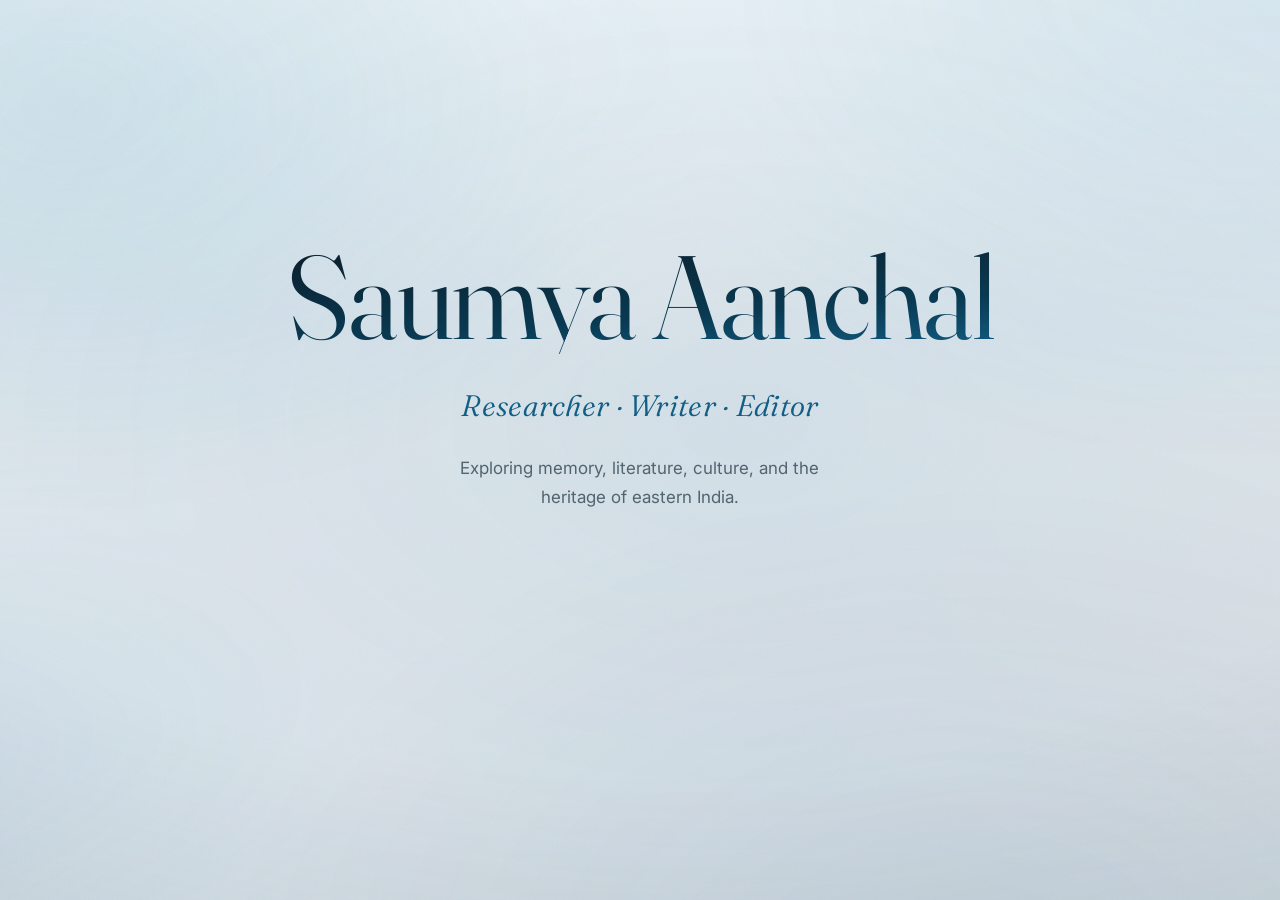
<file: index.html>
<!DOCTYPE html>
<html lang="en">
<head>
<meta charset="UTF-8">
<meta name="viewport" content="width=device-width, initial-scale=1.0">
<title>Saumya Aanchal</title>
<link rel="preconnect" href="https://fonts.googleapis.com">
<link rel="preconnect" href="https://fonts.gstatic.com" crossorigin>
<link href="https://fonts.googleapis.com/css2?family=Fraunces:ital,opsz,wght@0,9..144,300..600;1,9..144,300..500&family=Inter:wght@300;400;500;600&display=swap" rel="stylesheet">
<script>
(function(){
  var d=document.documentElement;
  d.classList.add("js");
  var reduce = matchMedia("(prefers-reduced-motion: reduce)").matches;
  if(!reduce){
    d.classList.add("home-intro");
    var done=false, evs=["wheel","touchstart","scroll","pointerdown","keydown"];
    function reveal(){ if(done) return; done=true; d.classList.add("revealed");
      evs.forEach(function(ev){ window.removeEventListener(ev, reveal); }); }
    evs.forEach(function(ev){ window.addEventListener(ev, reveal, {passive:true}); });
    setTimeout(reveal, 6000); /* safety: never stay hidden */
  }
  addEventListener("load",function(){ setTimeout(function(){ if(!window.__rev){ document.querySelectorAll(".reveal").forEach(function(e){e.classList.add("in");}); } },1600); });
})();
</script>
<link rel="stylesheet" href="styles.css">
</head>
<body>
<div class="tide" aria-hidden="true"></div>
<div class="grain" aria-hidden="true"></div>

<header class="nav">
    <a class="brand" href="index.html">Saumya Aanchal</a>
    <button class="nav-toggle" aria-label="Menu" aria-expanded="false"><span></span><span></span><span></span></button>
    <nav class="nav-links">
        <a href="index.html" class="active">Home</a>
        <a href="about.html">About</a>
        <a href="publications.html">Publications</a>
        <a href="blog.html">Blog</a>
        <a href="art.html">Art</a>
    </nav>
</header>

<main class="hero">
    <div class="hero-in">
        <h1 class="reveal in">Saumya Aanchal</h1>
        <p class="roles reveal in d1">Researcher &middot; Writer &middot; Editor</p>
        <p class="tagline reveal in d2">Exploring memory, literature, culture, and the heritage of eastern India.</p>
        <div class="contact-home reveal in d3">
            <svg class="riverline center" viewBox="0 0 360 16" preserveAspectRatio="none" aria-hidden="true"><path d="M0,8 C40,2 64,14 104,8 S168,2 208,8 S300,14 360,8" fill="none" stroke="currentColor" stroke-width="1.4" vector-effect="non-scaling-stroke"/></svg>
            <a class="cv-download" href="Saumya-Aanchal-CV.pdf" download>
                <svg viewBox="0 0 24 24" fill="none" stroke="currentColor" stroke-width="1.8" stroke-linecap="round" stroke-linejoin="round" aria-hidden="true"><path d="M12 3v12"/><path d="M7 11l5 5 5-5"/><path d="M5 20h14"/></svg>
                Download CV
            </a>
            <p class="c-label">Get in Touch</p>
            <div class="social">
                <a href="https://www.linkedin.com/in/saumya-aanchal-7b79551a4/" target="_blank" rel="noopener" aria-label="LinkedIn">
                    <svg viewBox="0 0 24 24" fill="currentColor" aria-hidden="true"><path d="M4.98 3.5A2.5 2.5 0 1 1 0 3.5a2.5 2.5 0 0 1 4.98 0zM.25 8.25h4.5V24H.25zM8 8.25h4.31v2.15h.06c.6-1.07 2.06-2.2 4.24-2.2 4.53 0 5.37 2.78 5.37 6.4V24h-4.5v-6.5c0-1.55-.03-3.54-2.16-3.54-2.16 0-2.49 1.69-2.49 3.43V24H8z"/></svg>
                </a>
                <a href="https://saumyaaanchal.substack.com" target="_blank" rel="noopener" aria-label="Substack">
                    <svg viewBox="0 0 24 24" fill="currentColor" aria-hidden="true"><path d="M4 4h16v2.6H4zM4 9.1h16v2.6H4zM4 14.2h16V21l-8-4.4L4 21z"/></svg>
                </a>
                <a href="mailto:saumyaaanchal7@gmail.com" aria-label="Email">
                    <svg viewBox="0 0 24 24" fill="none" stroke="currentColor" stroke-width="1.7" stroke-linecap="round" stroke-linejoin="round" aria-hidden="true"><rect x="3" y="5" width="18" height="14" rx="2.5"/><path d="M3.5 7.5l8.5 5.5 8.5-5.5"/></svg>
                </a>
            </div>
        </div>
    </div>
</main>

<script src="main.js" defer></script>
</body>
</html>
</file>
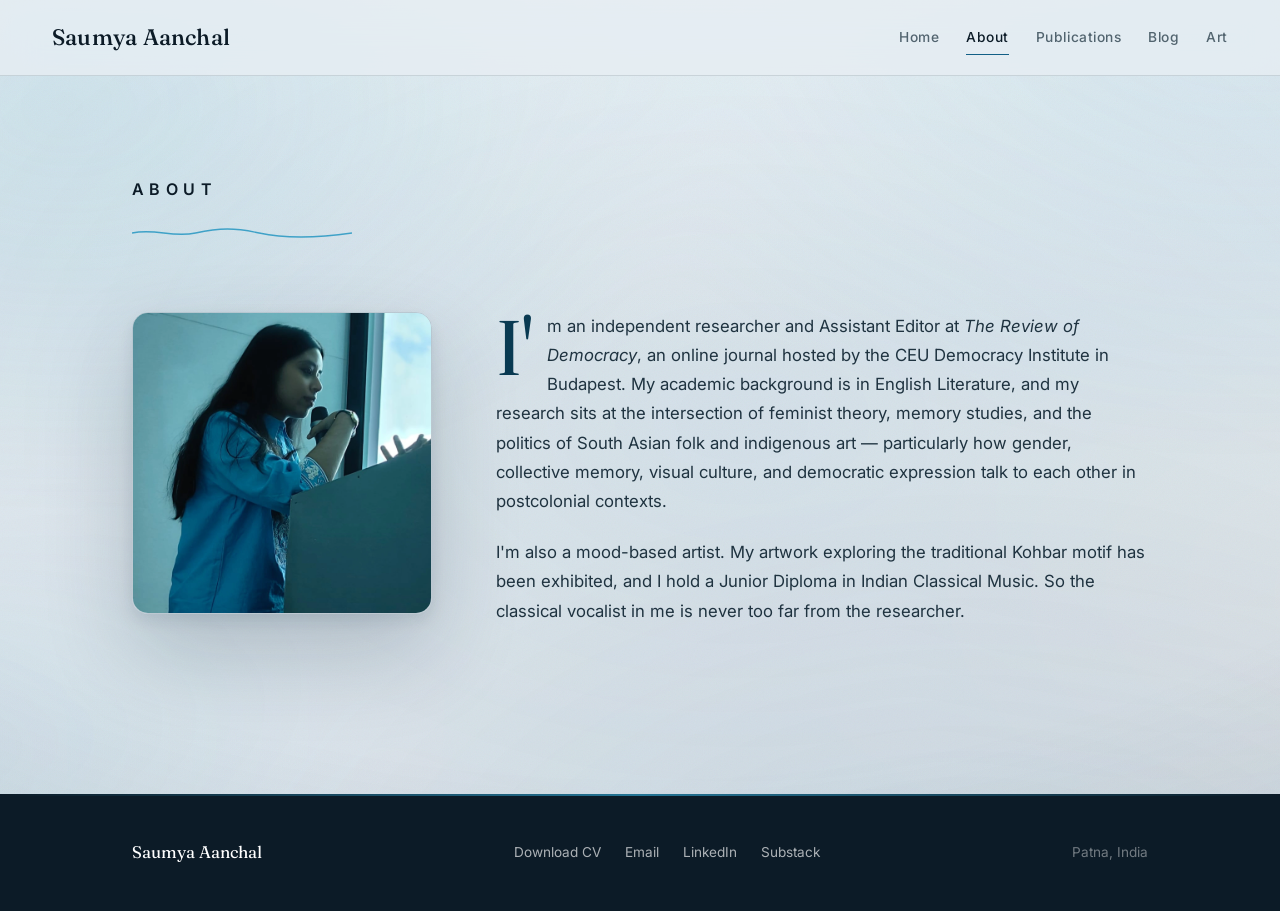
<file: about.html>
<!DOCTYPE html>
<html lang="en">
<head>
<meta charset="UTF-8">
<meta name="viewport" content="width=device-width, initial-scale=1.0">
<title>About — Saumya Aanchal</title>
<link rel="preconnect" href="https://fonts.googleapis.com">
<link rel="preconnect" href="https://fonts.gstatic.com" crossorigin>
<link href="https://fonts.googleapis.com/css2?family=Fraunces:ital,opsz,wght@0,9..144,300..600;1,9..144,300..500&family=Inter:wght@300;400;500;600&display=swap" rel="stylesheet">
<script>document.documentElement.classList.add("js");addEventListener("load",function(){setTimeout(function(){if(!window.__rev){document.querySelectorAll(".reveal").forEach(function(e){e.classList.add("in");});}},1600);});</script>
<link rel="stylesheet" href="styles.css">
</head>
<body>
<div class="tide" aria-hidden="true"></div>
<div class="grain" aria-hidden="true"></div>

<header class="nav">
    <a class="brand" href="index.html">Saumya Aanchal</a>
    <button class="nav-toggle" aria-label="Menu" aria-expanded="false"><span></span><span></span><span></span></button>
    <nav class="nav-links">
        <a href="index.html">Home</a>
        <a href="about.html" class="active">About</a>
        <a href="publications.html">Publications</a>
        <a href="blog.html">Blog</a>
        <a href="art.html">Art</a>
        
    </nav>
</header>

<main class="page">
    <div class="page-head minimal reveal">
        <p class="eyebrow">About</p>
        <svg class="riverline" viewBox="0 0 360 16" preserveAspectRatio="none" aria-hidden="true"><path d="M0,8 C40,2 64,14 104,8 S168,2 208,8 S300,14 360,8" fill="none" stroke="currentColor" stroke-width="1.4" vector-effect="non-scaling-stroke"/></svg>
    </div>

    <div class="about-grid">
        <div class="portrait reveal">
            <img class="portrait-img" src="images/portrait.jpg" alt="Saumya Aanchal">
        </div>

        <div class="about-body reveal d1">
            <p>I'm an independent researcher and Assistant Editor at <em>The Review of Democracy</em>, an online journal hosted by the CEU Democracy Institute in Budapest. My academic background is in English Literature, and my research sits at the intersection of feminist theory, memory studies, and the politics of South Asian folk and indigenous art &mdash; particularly how gender, collective memory, visual culture, and democratic expression talk to each other in postcolonial contexts.</p>

            <p>I'm also a mood-based artist. My artwork exploring the traditional Kohbar motif has been exhibited, and I hold a Junior Diploma in Indian Classical Music. So the classical vocalist in me is never too far from the researcher.</p>
        </div>
    </div>
</main>

<footer class="foot">
    <div class="foot-in">
        <span class="display-name">Saumya Aanchal</span>
        <span class="foot-links">
            <a href="Saumya-Aanchal-CV.pdf" download>Download CV</a>
            <a href="mailto:saumyaaanchal7@gmail.com">Email</a>
            <a href="https://www.linkedin.com/in/saumya-aanchal-7b79551a4/" target="_blank" rel="noopener">LinkedIn</a>
            <a href="https://saumyaaanchal.substack.com" target="_blank" rel="noopener">Substack</a>
        </span>
        <span class="foot-note">Patna, India</span>
    </div>
</footer>

<script src="main.js" defer></script>
</body>
</html>
</file>
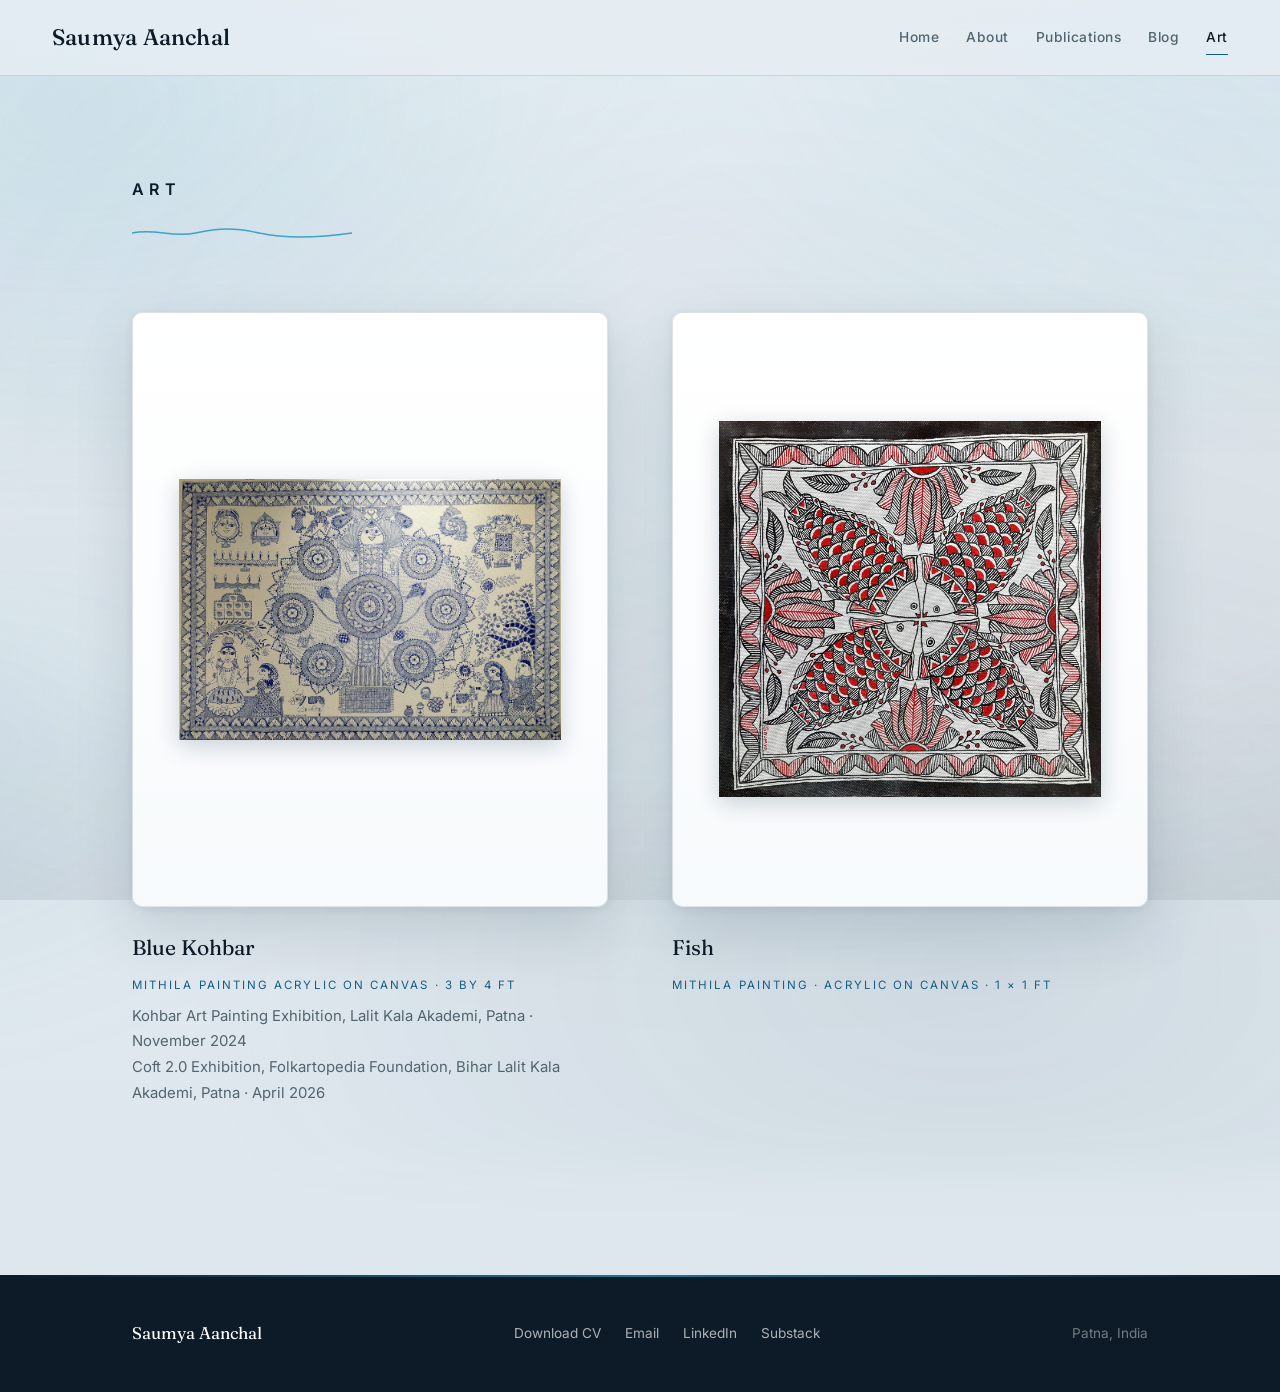
<file: art.html>
<!DOCTYPE html>
<html lang="en">
<head>
<meta charset="UTF-8">
<meta name="viewport" content="width=device-width, initial-scale=1.0">
<title>Art — Saumya Aanchal</title>
<link rel="preconnect" href="https://fonts.googleapis.com">
<link rel="preconnect" href="https://fonts.gstatic.com" crossorigin>
<link href="https://fonts.googleapis.com/css2?family=Fraunces:ital,opsz,wght@0,9..144,300..600;1,9..144,300..500&family=Inter:wght@300;400;500;600&display=swap" rel="stylesheet">
<script>document.documentElement.classList.add("js");addEventListener("load",function(){setTimeout(function(){if(!window.__rev){document.querySelectorAll(".reveal").forEach(function(e){e.classList.add("in");});}},1600);});</script>
<link rel="stylesheet" href="styles.css">
</head>
<body>
<div class="tide" aria-hidden="true"></div>
<div class="grain" aria-hidden="true"></div>

<header class="nav">
    <a class="brand" href="index.html">Saumya Aanchal</a>
    <button class="nav-toggle" aria-label="Menu" aria-expanded="false"><span></span><span></span><span></span></button>
    <nav class="nav-links">
        <a href="index.html">Home</a>
        <a href="about.html">About</a>
        <a href="publications.html">Publications</a>
        <a href="blog.html">Blog</a>
        <a href="art.html" class="active">Art</a>
        
    </nav>
</header>

<main class="page">
    <div class="page-head minimal reveal">
        <p class="eyebrow">Art</p>
        <svg class="riverline" viewBox="0 0 360 16" preserveAspectRatio="none" aria-hidden="true"><path d="M0,8 C40,2 64,14 104,8 S168,2 208,8 S300,14 360,8" fill="none" stroke="currentColor" stroke-width="1.4" vector-effect="non-scaling-stroke"/></svg>
    </div>

    <div class="art-grid">
        <figure class="art-piece reveal">
            <div class="art-frame">
                <img class="art-ph" src="images/art-kohbar-01.jpg" alt="Blue Kohbar — Mithila painting">
            </div>
            <figcaption>
                <h3>Blue Kohbar</h3>
                <p class="spec">Mithila Painting Acrylic on Canvas · 3 by 4 ft</p>
                <p class="exhib">
                    Kohbar Art Painting Exhibition, Lalit Kala Akademi, Patna · November 2024<br>
                    Coft 2.0 Exhibition, Folkartopedia Foundation, Bihar Lalit Kala Akademi, Patna · April 2026
                </p>
            </figcaption>
        </figure>

        <figure class="art-piece reveal d1">
            <div class="art-frame">
                <img class="art-ph" src="images/art-kohbar-02.jpg" alt="Fish — Mithila painting">
            </div>
            <figcaption>
                <h3>Fish</h3>
                <p class="spec">Mithila Painting &middot; Acrylic on Canvas &middot; 1 &times; 1 ft</p>
            </figcaption>
        </figure>
    </div>
</main>

<footer class="foot">
    <div class="foot-in">
        <span class="display-name">Saumya Aanchal</span>
        <span class="foot-links">
            <a href="Saumya-Aanchal-CV.pdf" download>Download CV</a>
            <a href="mailto:saumyaaanchal7@gmail.com">Email</a>
            <a href="https://www.linkedin.com/in/saumya-aanchal-7b79551a4/" target="_blank" rel="noopener">LinkedIn</a>
            <a href="https://saumyaaanchal.substack.com" target="_blank" rel="noopener">Substack</a>
        </span>
        <span class="foot-note">Patna, India</span>
    </div>
</footer>

<script src="main.js" defer></script>
</body>
</html>
</file>
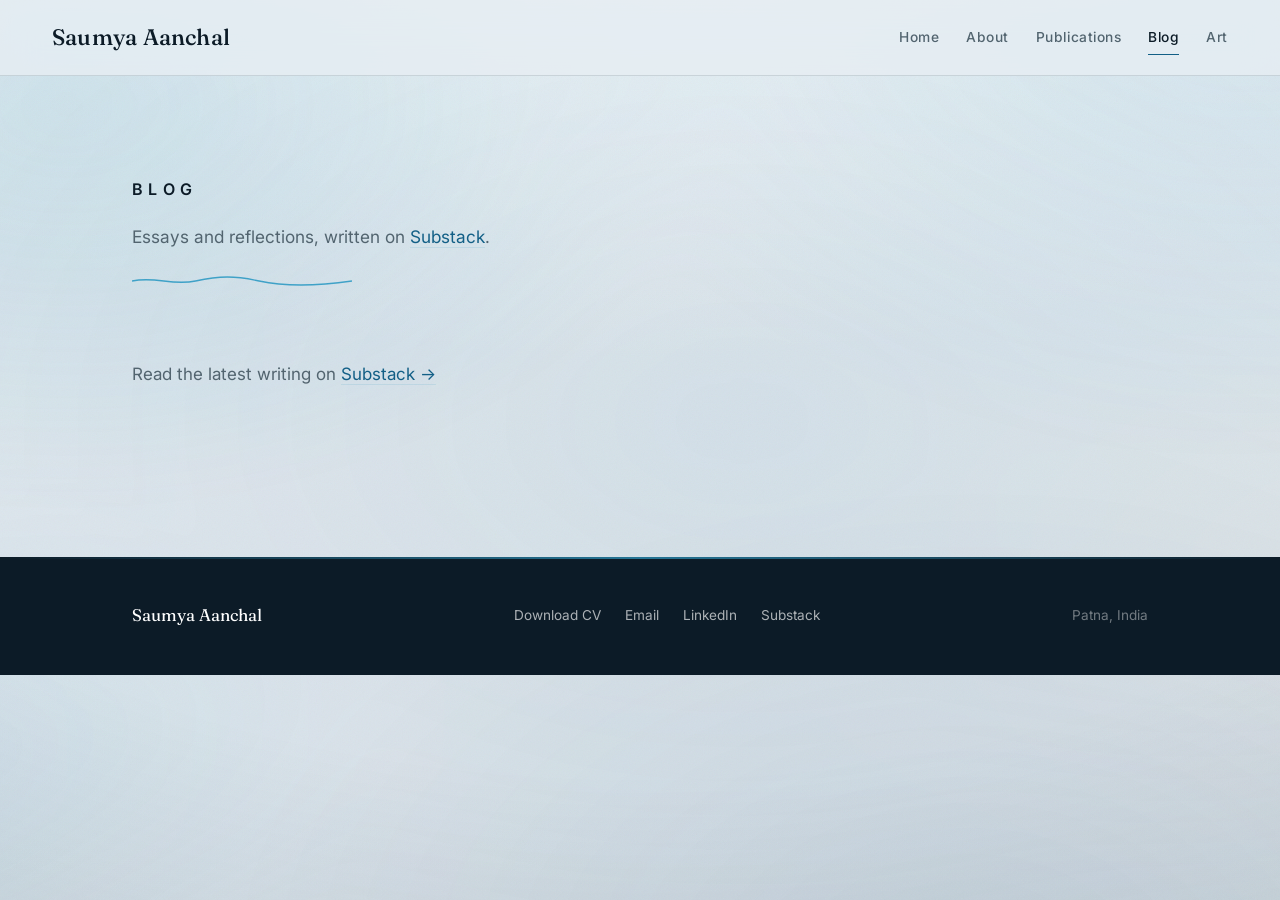
<file: blog.html>
<!DOCTYPE html>
<html lang="en">
<head>
<meta charset="UTF-8">
<meta name="viewport" content="width=device-width, initial-scale=1.0">
<title>Blog — Saumya Aanchal</title>
<meta name="description" content="Essays and reflections by Saumya Aanchal, written on Substack.">
<link rel="canonical" href="https://www.saumyaaanchal.com/blog.html">
<meta name="theme-color" content="#14110f">
<link rel="icon" href="favicon.svg" type="image/svg+xml">
<link rel="icon" href="favicon-32.png" sizes="32x32" type="image/png">
<link rel="apple-touch-icon" href="apple-touch-icon.png">
<meta property="og:type" content="website">
<meta property="og:site_name" content="Saumya Aanchal">
<meta property="og:title" content="Blog — Saumya Aanchal">
<meta property="og:description" content="Essays and reflections by Saumya Aanchal, written on Substack.">
<meta property="og:url" content="https://www.saumyaaanchal.com/blog.html">
<meta property="og:image" content="https://www.saumyaaanchal.com/images/portrait.jpg">
<meta name="twitter:card" content="summary_large_image">
<meta name="twitter:title" content="Blog — Saumya Aanchal">
<meta name="twitter:description" content="Essays and reflections by Saumya Aanchal, written on Substack.">
<meta name="twitter:image" content="https://www.saumyaaanchal.com/images/portrait.jpg">
<link rel="preconnect" href="https://fonts.googleapis.com">
<link rel="preconnect" href="https://fonts.gstatic.com" crossorigin>
<link href="https://fonts.googleapis.com/css2?family=Fraunces:ital,opsz,wght@0,9..144,300..600;1,9..144,300..500&family=Inter:wght@300;400;500;600&display=swap" rel="stylesheet">
<script>document.documentElement.classList.add("js");addEventListener("load",function(){setTimeout(function(){if(!window.__rev){document.querySelectorAll(".reveal").forEach(function(e){e.classList.add("in");});}},1600);});</script>
<link rel="stylesheet" href="styles.css">
</head>
<body>
<div class="ambient" aria-hidden="true"></div>
<div class="tide" aria-hidden="true"></div>
<div class="grain" aria-hidden="true"></div>

<header class="nav">
    <a class="brand" href="index.html">Saumya Aanchal</a>
    <button class="nav-toggle" aria-label="Menu" aria-expanded="false"><span></span><span></span><span></span></button>
    <nav class="nav-links">
        <a href="index.html">Home</a>
        <a href="about.html">About</a>
        <a href="publications.html">Publications</a>
        <a href="blog.html" class="active">Blog</a>
        <a href="art.html">Art</a>
        
    </nav>
</header>

<main class="page">
    <div class="page-head minimal reveal">
        <p class="eyebrow">Blog</p>
        <p class="lead">Essays and reflections, written on <a href="https://saumyaaanchal.substack.com" target="_blank" rel="noopener">Substack</a>.</p>
        <div class="hero-rule"></div>
        <svg class="riverline" viewBox="0 0 360 16" preserveAspectRatio="none" aria-hidden="true"><path d="M0,8 C40,2 64,14 104,8 S168,2 208,8 S300,14 360,8" fill="none" stroke="currentColor" stroke-width="1.4" vector-effect="non-scaling-stroke"/></svg>
    </div>

    <div id="substack-posts" class="blog-list reveal">
        <p class="blog-empty">Read the latest writing on <a href="https://saumyaaanchal.substack.com" target="_blank" rel="noopener">Substack &rarr;</a></p>
    </div>

</main>

<footer class="foot">
    <div class="foot-in">
        <span class="display-name">Saumya Aanchal</span>
        <span class="foot-links">
            <a href="Saumya-Aanchal-CV.pdf" download>Download CV</a>
            <a href="mailto:saumyaaanchal7@gmail.com">Email</a>
            <a href="https://www.linkedin.com/in/saumya-aanchal-7b79551a4/" target="_blank" rel="noopener">LinkedIn</a>
            <a href="https://saumyaaanchal.substack.com" target="_blank" rel="noopener">Substack</a>
        </span>
        <span class="foot-note">Patna, India</span>
    </div>
</footer>

<script src="main.js" defer></script>
</body>
</html>
</file>
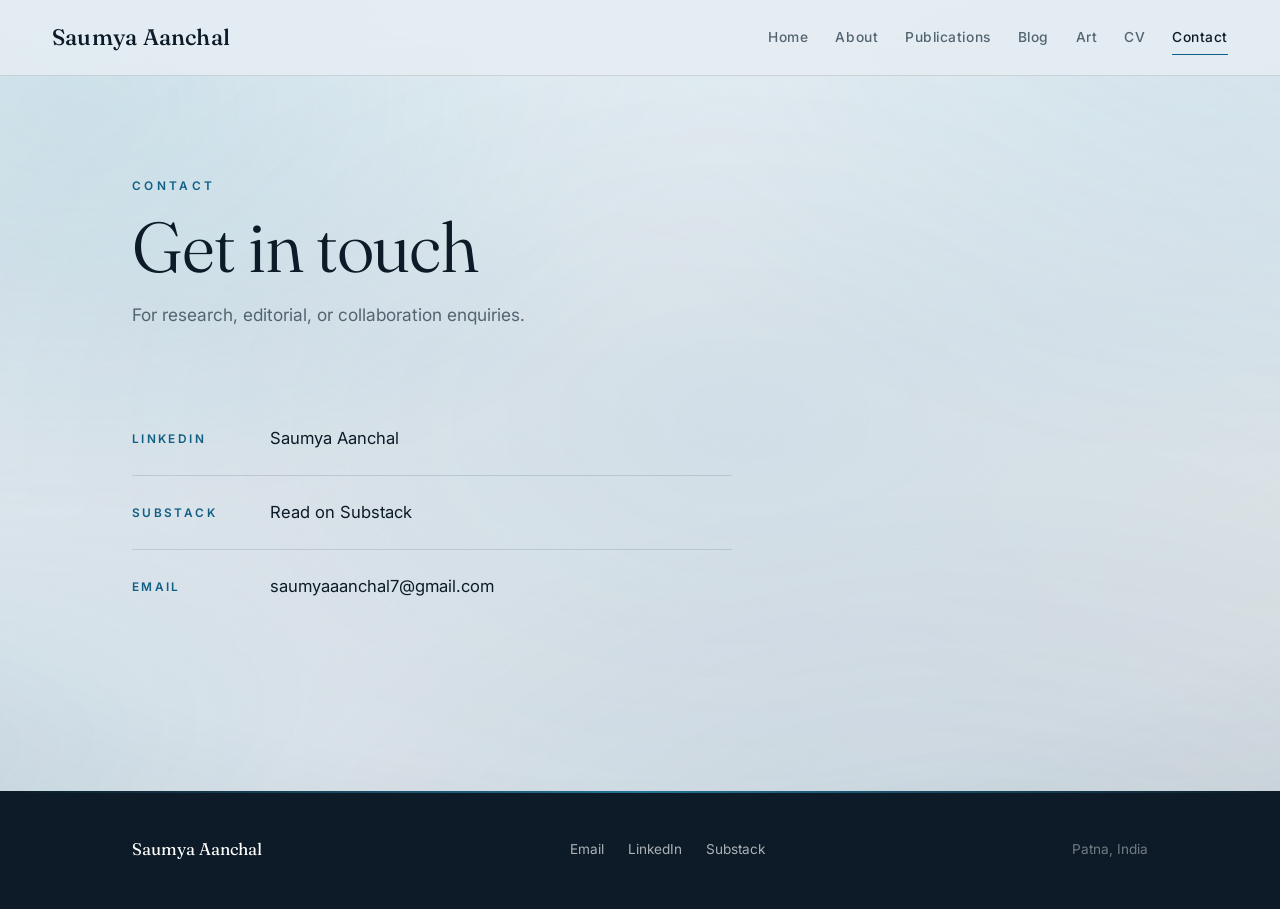
<file: contact.html>
<!DOCTYPE html>
<html lang="en">
<head>
<meta charset="UTF-8">
<meta name="viewport" content="width=device-width, initial-scale=1.0">
<title>Contact — Saumya Aanchal</title>
<link rel="preconnect" href="https://fonts.googleapis.com">
<link rel="preconnect" href="https://fonts.gstatic.com" crossorigin>
<link href="https://fonts.googleapis.com/css2?family=Fraunces:ital,opsz,wght@0,9..144,300..600;1,9..144,300..500&family=Inter:wght@300;400;500;600&display=swap" rel="stylesheet">
<script>document.documentElement.classList.add("js");addEventListener("load",function(){setTimeout(function(){if(!window.__rev){document.querySelectorAll(".reveal").forEach(function(e){e.classList.add("in");});}},1600);});</script>
<link rel="stylesheet" href="styles.css">
</head>
<body>
<div class="tide" aria-hidden="true"></div>
<div class="grain" aria-hidden="true"></div>

<header class="nav">
    <a class="brand" href="index.html">Saumya Aanchal</a>
    <button class="nav-toggle" aria-label="Menu" aria-expanded="false"><span></span><span></span><span></span></button>
    <nav class="nav-links">
        <a href="index.html">Home</a>
        <a href="about.html">About</a>
        <a href="publications.html">Publications</a>
        <a href="blog.html">Blog</a>
        <a href="art.html">Art</a>
        <a href="cv.html">CV</a>
        <a href="contact.html" class="active">Contact</a>
    </nav>
</header>

<main class="page">
    <div class="page-head reveal">
        <p class="eyebrow">Contact</p>
        <h1>Get in touch</h1>
        <p class="lead">For research, editorial, or collaboration enquiries.</p>
    </div>

    <div class="contact-list">
        <div class="contact-row reveal">
            <span class="label">LinkedIn</span>
            <!-- Replace # with your LinkedIn profile URL -->
            <a href="https://www.linkedin.com/in/saumya-aanchal-7b79551a4/" target="_blank" rel="noopener">Saumya Aanchal</a>
        </div>
        <div class="contact-row reveal d1">
            <span class="label">Substack</span>
            <!-- Replace # with your Substack URL -->
            <a href="https://saumyaaanchal.substack.com" target="_blank" rel="noopener">Read on Substack</a>
        </div>
        <div class="contact-row reveal d2">
            <span class="label">Email</span>
            <a href="mailto:saumyaaanchal7@gmail.com">saumyaaanchal7@gmail.com</a>
        </div>
    </div>
</main>

<footer class="foot">
    <div class="foot-in">
        <span class="display-name">Saumya Aanchal</span>
        <span class="foot-links">
            <a href="mailto:saumyaaanchal7@gmail.com">Email</a>
            <a href="https://www.linkedin.com/in/saumya-aanchal-7b79551a4/">LinkedIn</a>
            <a href="https://saumyaaanchal.substack.com">Substack</a>
        </span>
        <span class="foot-note">Patna, India</span>
    </div>
</footer>

<script src="main.js" defer></script>
</body>
</html>
</file>
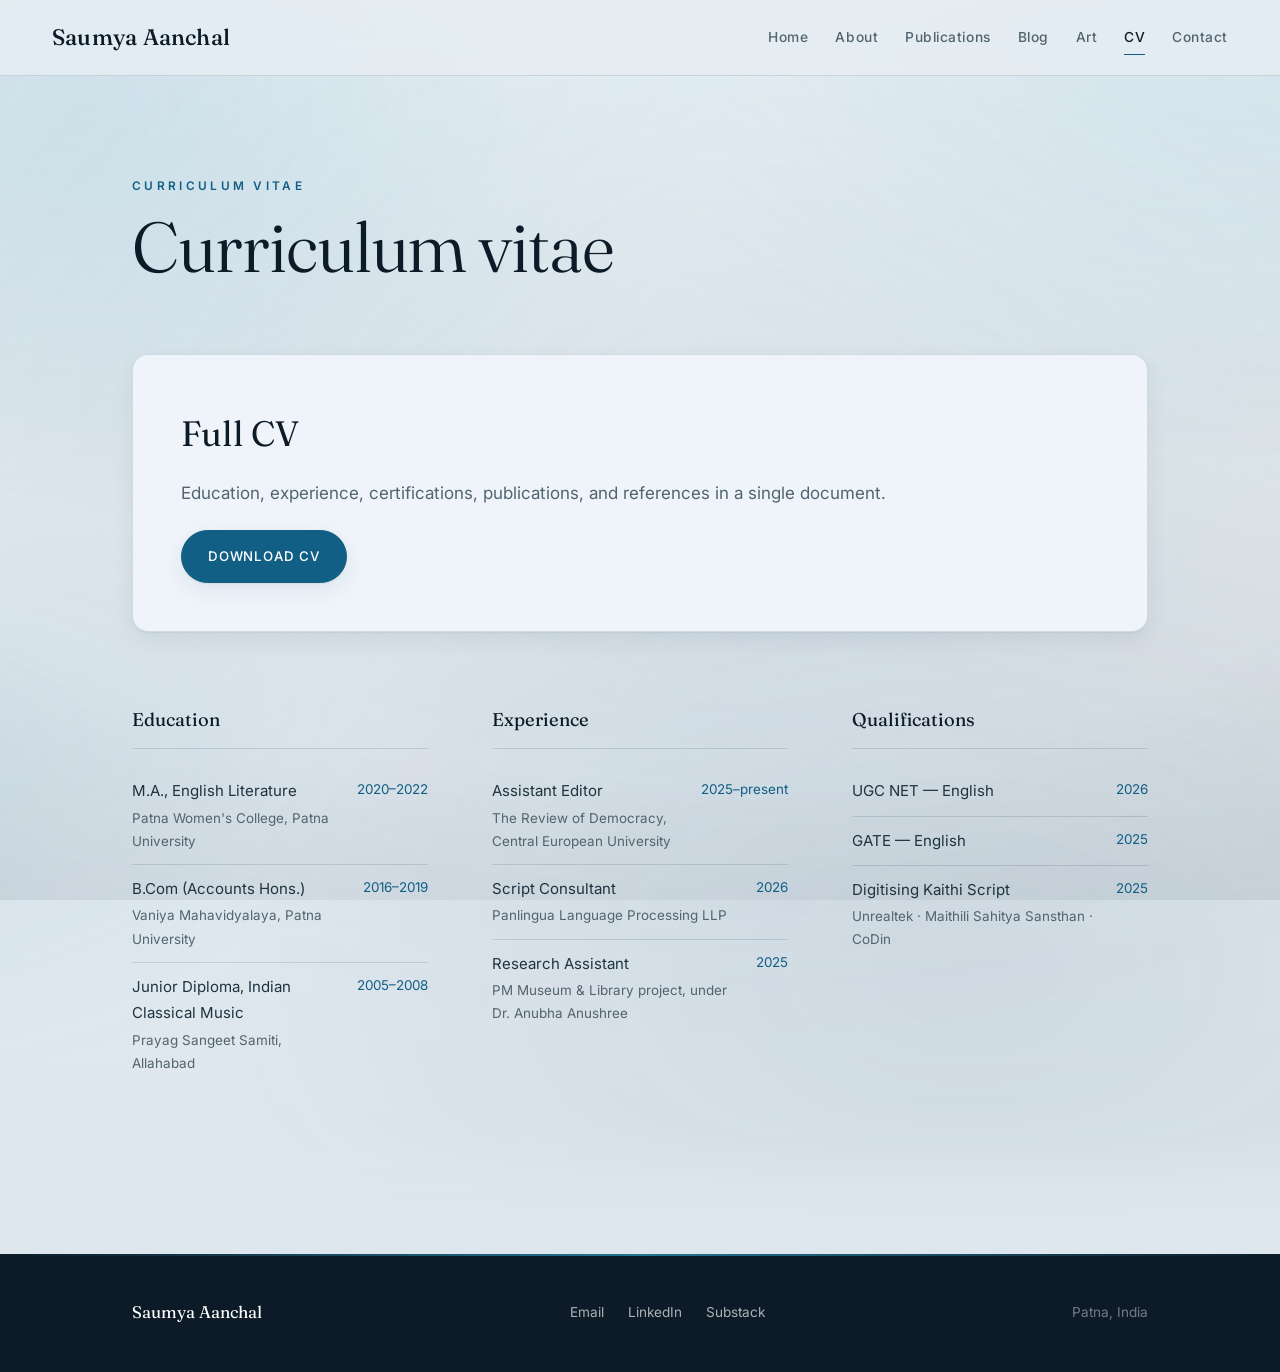
<file: cv.html>
<!DOCTYPE html>
<html lang="en">
<head>
<meta charset="UTF-8">
<meta name="viewport" content="width=device-width, initial-scale=1.0">
<title>CV — Saumya Aanchal</title>
<link rel="preconnect" href="https://fonts.googleapis.com">
<link rel="preconnect" href="https://fonts.gstatic.com" crossorigin>
<link href="https://fonts.googleapis.com/css2?family=Fraunces:ital,opsz,wght@0,9..144,300..600;1,9..144,300..500&family=Inter:wght@300;400;500;600&display=swap" rel="stylesheet">
<script>document.documentElement.classList.add("js");addEventListener("load",function(){setTimeout(function(){if(!window.__rev){document.querySelectorAll(".reveal").forEach(function(e){e.classList.add("in");});}},1600);});</script>
<link rel="stylesheet" href="styles.css">
</head>
<body>
<div class="tide" aria-hidden="true"></div>
<div class="grain" aria-hidden="true"></div>

<header class="nav">
    <a class="brand" href="index.html">Saumya Aanchal</a>
    <button class="nav-toggle" aria-label="Menu" aria-expanded="false"><span></span><span></span><span></span></button>
    <nav class="nav-links">
        <a href="index.html">Home</a>
        <a href="about.html">About</a>
        <a href="publications.html">Publications</a>
        <a href="blog.html">Blog</a>
        <a href="art.html">Art</a>
        <a href="cv.html" class="active">CV</a>
        <a href="contact.html">Contact</a>
    </nav>
</header>

<main class="page">
    <div class="page-head reveal">
        <p class="eyebrow">Curriculum Vitae</p>
        <h1>Curriculum vitae</h1>
    </div>

    <div class="cv-card reveal">
        <h2 class="display">Full CV</h2>
        <p>Education, experience, certifications, publications, and references in a single document.</p>
        <a class="btn" href="Saumya-Aanchal-CV.docx" download>Download CV</a>
    </div>

    <div class="cv-summary">
        <div class="cv-block reveal">
            <h3>Education</h3>
            <div class="cv-item"><span class="what">M.A., English Literature<span>Patna Women's College, Patna University</span></span><span class="when">2020–2022</span></div>
            <div class="cv-item"><span class="what">B.Com (Accounts Hons.)<span>Vaniya Mahavidyalaya, Patna University</span></span><span class="when">2016–2019</span></div>
            <div class="cv-item"><span class="what">Junior Diploma, Indian Classical Music<span>Prayag Sangeet Samiti, Allahabad</span></span><span class="when">2005–2008</span></div>
        </div>

        <div class="cv-block reveal">
            <h3>Experience</h3>
            <div class="cv-item"><span class="what">Assistant Editor<span>The Review of Democracy, Central European University</span></span><span class="when">2025–present</span></div>
            <div class="cv-item"><span class="what">Script Consultant<span>Panlingua Language Processing LLP</span></span><span class="when">2026</span></div>
            <div class="cv-item"><span class="what">Research Assistant<span>PM Museum &amp; Library project, under Dr. Anubha Anushree</span></span><span class="when">2025</span></div>
        </div>

        <div class="cv-block reveal">
            <h3>Qualifications</h3>
            <div class="cv-item"><span class="what">UGC NET — English</span><span class="when">2026</span></div>
            <div class="cv-item"><span class="what">GATE — English</span><span class="when">2025</span></div>
            <div class="cv-item"><span class="what">Digitising Kaithi Script<span>Unrealtek &middot; Maithili Sahitya Sansthan &middot; CoDin</span></span><span class="when">2025</span></div>
        </div>
    </div>
</main>

<footer class="foot">
    <div class="foot-in">
        <span class="display-name">Saumya Aanchal</span>
        <span class="foot-links">
            <a href="mailto:saumyaaanchal7@gmail.com">Email</a>
            <a href="https://www.linkedin.com/in/saumya-aanchal-7b79551a4/">LinkedIn</a>
            <a href="https://saumyaaanchal.substack.com">Substack</a>
        </span>
        <span class="foot-note">Patna, India</span>
    </div>
</footer>

<script src="main.js" defer></script>
</body>
</html>
</file>
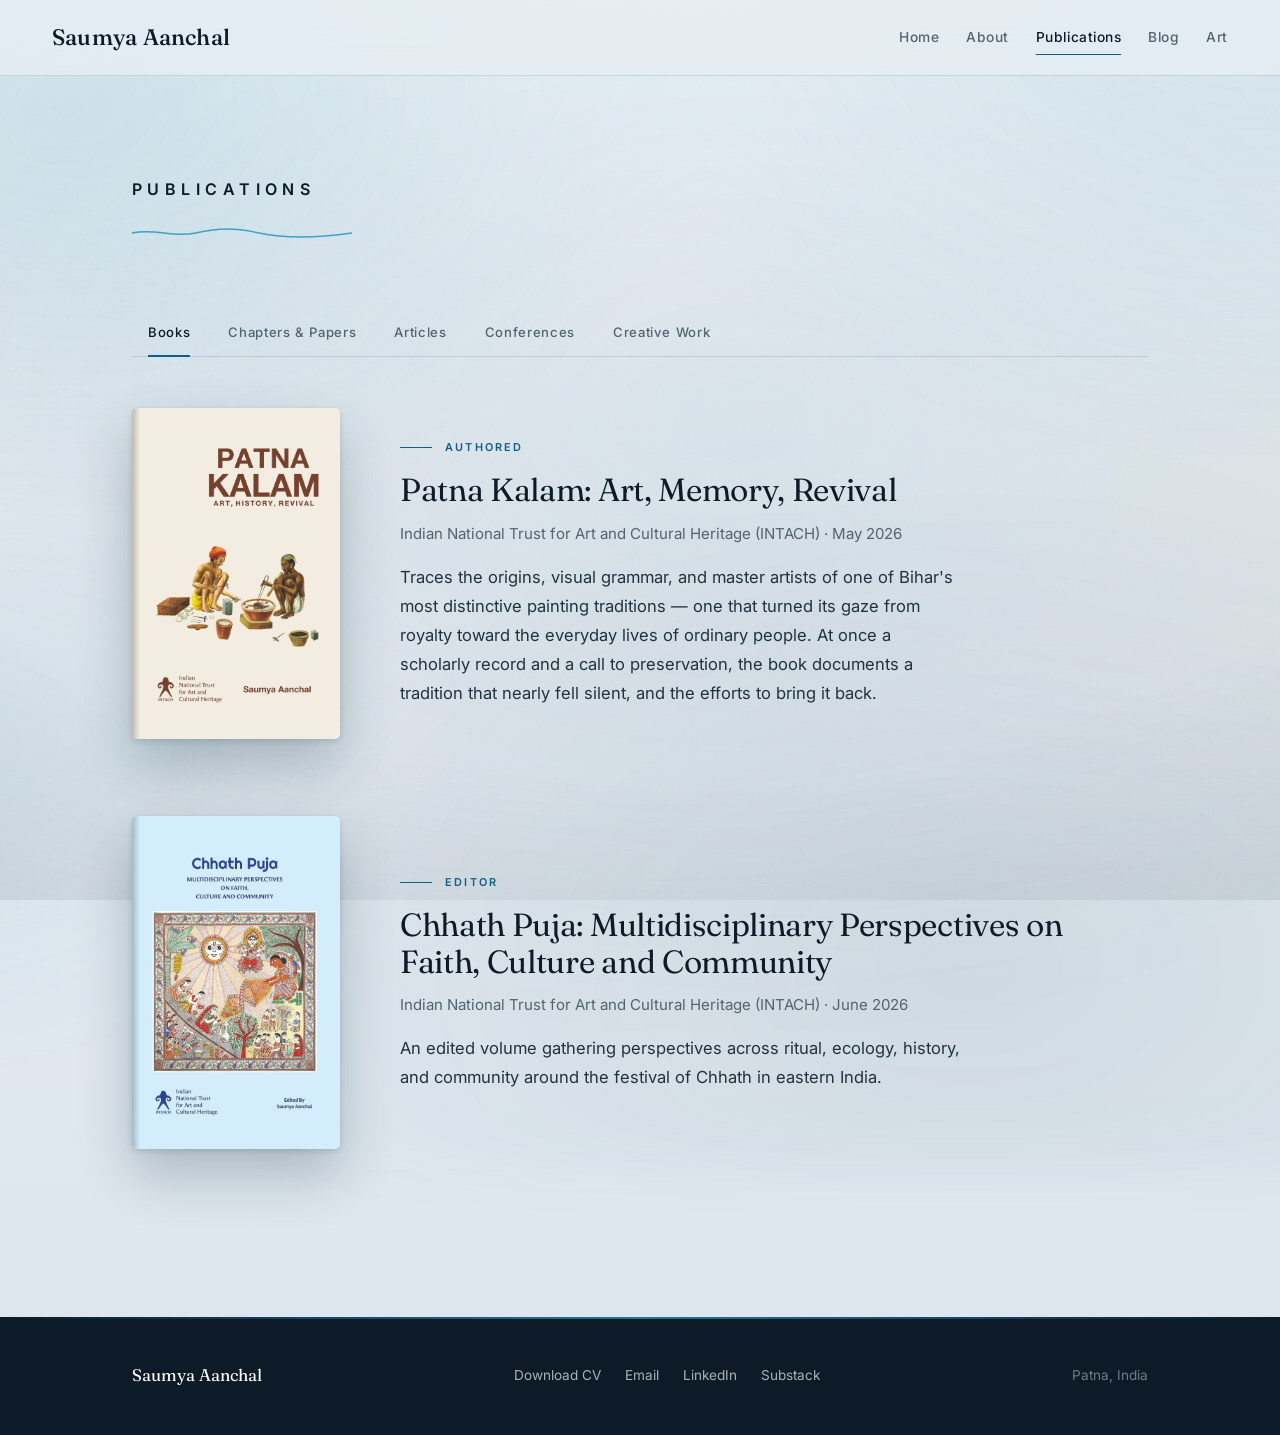
<file: publications.html>
<!DOCTYPE html>
<html lang="en">
<head>
<meta charset="UTF-8">
<meta name="viewport" content="width=device-width, initial-scale=1.0">
<title>Publications — Saumya Aanchal</title>
<link rel="preconnect" href="https://fonts.googleapis.com">
<link rel="preconnect" href="https://fonts.gstatic.com" crossorigin>
<link href="https://fonts.googleapis.com/css2?family=Fraunces:ital,opsz,wght@0,9..144,300..600;1,9..144,300..500&family=Inter:wght@300;400;500;600&display=swap" rel="stylesheet">
<script>document.documentElement.classList.add("js");addEventListener("load",function(){setTimeout(function(){if(!window.__rev){document.querySelectorAll(".reveal").forEach(function(e){e.classList.add("in");});}},1600);});</script>
<link rel="stylesheet" href="styles.css">
</head>
<body>
<div class="tide" aria-hidden="true"></div>
<div class="grain" aria-hidden="true"></div>

<header class="nav">
    <a class="brand" href="index.html">Saumya Aanchal</a>
    <button class="nav-toggle" aria-label="Menu" aria-expanded="false"><span></span><span></span><span></span></button>
    <nav class="nav-links">
        <a href="index.html">Home</a>
        <a href="about.html">About</a>
        <a href="publications.html" class="active">Publications</a>
        <a href="blog.html">Blog</a>
        <a href="art.html">Art</a>
        
    </nav>
</header>

<main class="page">
    <div class="page-head minimal reveal">
        <p class="eyebrow">Publications</p>
        <svg class="riverline" viewBox="0 0 360 16" preserveAspectRatio="none" aria-hidden="true"><path d="M0,8 C40,2 64,14 104,8 S168,2 208,8 S300,14 360,8" fill="none" stroke="currentColor" stroke-width="1.4" vector-effect="non-scaling-stroke"/></svg>
    </div>

    <div class="tabs reveal d1" role="tablist">
        <button class="tab active" data-tab="books">Books</button>
        <button class="tab" data-tab="chapters">Chapters &amp; Papers</button>
        <button class="tab" data-tab="articles">Articles</button>
        <button class="tab" data-tab="conferences">Conferences</button>
        <button class="tab" data-tab="creative">Creative Work</button>
    </div>

    <!-- BOOKS -->
    <section class="panel active" id="panel-books">
        <div class="books reveal">
            <article class="book">
                <div class="cover-wrap">
                    <img class="cover-ph" src="images/patna-kalam-cover.jpg" alt="Patna Kalam: Art, Memory, Revival">
                </div>
                <div>
                    <div class="kick"><span>Authored</span></div>
                    <h3>Patna Kalam: Art, Memory, Revival</h3>
                    <p class="meta">Indian National Trust for Art and Cultural Heritage (INTACH) &middot; May 2026</p>
                    <p class="desc">Traces the origins, visual grammar, and master artists of one of Bihar's most distinctive painting traditions &mdash; one that turned its gaze from royalty toward the everyday lives of ordinary people. At once a scholarly record and a call to preservation, the book documents a tradition that nearly fell silent, and the efforts to bring it back.</p>
                </div>
            </article>

            <article class="book">
                <div class="cover-wrap">
                    <img class="cover-ph" src="images/chhath-puja-cover.jpg" alt="Chhath Puja: Multidisciplinary Perspectives on Faith, Culture and Community">
                </div>
                <div>
                    <div class="kick"><span>Editor</span></div>
                    <h3>Chhath Puja: Multidisciplinary Perspectives on Faith, Culture and Community</h3>
                    <p class="meta">Indian National Trust for Art and Cultural Heritage (INTACH) &middot; June 2026</p>
                    <p class="desc">An edited volume gathering perspectives across ritual, ecology, history, and community around the festival of Chhath in eastern India.</p>
                </div>
            </article>
        </div>
    </section>

    <!-- CHAPTERS / PAPERS -->
    <section class="panel" id="panel-chapters">
        <div class="reveal">
            <div class="entry">
                <div class="idx">01</div>
                <div>
                    <h3><a href="the-memory-of-water.html">The Memory of Water: Ritual Immersion, Riverbanks, and Ecological Memory in Chhath Pooja</a></h3>
                    <p class="meta">In <em>Chhath Puja: Multidisciplinary Perspectives on Faith, Culture and Community</em>. INTACH, April 2026.</p>
                    <a class="ext" href="the-memory-of-water.html">See more <span>&rarr;</span></a>
                </div>
            </div>

            <div class="entry">
                <div class="idx">02</div>
                <div>
                    <h3><a href="women-in-crisis.html">Women in Crisis / Women as Crisis: The Gendered Aesthetics of Mithila Art During Covid-19</a></h3>
                    <p class="meta">Anushree, A. &amp; Aanchal, S. Cambridge Scholars Publishing, December 2026 <em>(forthcoming)</em>.</p>
                    <a class="ext" href="women-in-crisis.html">See more <span>&rarr;</span></a>
                </div>
            </div>
        </div>
    </section>

    <!-- ARTICLES -->
    <section class="panel" id="panel-articles">
        <div class="reveal">
            <div class="entry">
                <div class="idx">01</div>
                <div>
                    <h3>The Battle for the Past: Populism and Memory Politics in Contemporary India</h3>
                    <p class="meta">The Review of Democracy, CEU Democracy Institute, September 2025</p>
                    <a class="ext" href="https://revdem.ceu.edu/2025/09/26/battle-for-the-past-india/" target="_blank" rel="noopener">Read the article <span>&rarr;</span></a>
                </div>
            </div>
        </div>
    </section>

    <!-- CONFERENCES (reverse chronological) -->
    <section class="panel" id="panel-conferences">
        <div class="reveal">
            <div class="entry">
                <div class="idx">01</div>
                <div>
                    <h3>Postmemory and the Fractured Self in Farah Bashir's <em>Rumours of Spring</em></h3>
                    <p class="meta">Second National Winter Language Conference, Sri Guru Gobind Singh College of Commerce, University of Delhi &middot; 15&ndash;16 January 2026</p>
                </div>
            </div>
            <div class="entry">
                <div class="idx">02</div>
                <div>
                    <h3>The Memory of Water: Ritual Immersion, Riverbanks, and Ecological Memory in Chhath Pooja</h3>
                    <p class="meta">Rituals and Traditions of Chhath Puja, Department of Arts, Culture &amp; Youth and INTACH, Buddha Smriti Park &middot; 11 October 2025</p>
                </div>
            </div>
            <div class="entry">
                <div class="idx">03</div>
                <div>
                    <h3>Lesbianism on the Silver Screen: Gender and Sexual Orientation in Indian Cinema</h3>
                    <p class="meta"><em>Intersectionality and Gender: Texts and Contexts</em>, Department of English, Patna Women's College &middot; 26&ndash;27 March 2022</p>
                </div>
            </div>
            <div class="entry">
                <div class="idx">04</div>
                <div>
                    <h3>Revisioning Surpanakha through the Outlook of Feminism</h3>
                    <p class="meta">On Volga's <em>The Liberation of Sita</em> and Chitra Banerjee Divakaruni's <em>The Forest of Enchantments</em>. M.A., Patna University &middot; March 2021</p>
                </div>
            </div>
        </div>
    </section>

    <!-- CREATIVE WORK -->
    <section class="panel" id="panel-creative">
        <div class="reveal">
            <div class="entry">
                <div class="idx">01</div>
                <div>
                    <h3>The Sad Story of Life</h3>
                    <p class="meta">Co-author &middot; <em>21st Century: Teenage Magazine</em>, Daiso Publishing House, 2022</p>
                </div>
            </div>
            <div class="entry">
                <div class="idx">02</div>
                <div>
                    <h3>Somebody for You</h3>
                    <p class="meta">Co-author &middot; <em>Senora</em>, The Quill House, 2022</p>
                </div>
            </div>
            <div class="entry">
                <div class="idx">03</div>
                <div>
                    <h3>People Only Start Caring When You Are About to Die</h3>
                    <p class="meta">Co-author &middot; <em>Delusion</em>, The Quill House, 2022</p>
                </div>
            </div>
        </div>
    </section>
</main>

<footer class="foot">
    <div class="foot-in">
        <span class="display-name">Saumya Aanchal</span>
        <span class="foot-links">
            <a href="Saumya-Aanchal-CV.pdf" download>Download CV</a>
            <a href="mailto:saumyaaanchal7@gmail.com">Email</a>
            <a href="https://www.linkedin.com/in/saumya-aanchal-7b79551a4/" target="_blank" rel="noopener">LinkedIn</a>
            <a href="https://saumyaaanchal.substack.com" target="_blank" rel="noopener">Substack</a>
        </span>
        <span class="foot-note">Patna, India</span>
    </div>
</footer>

<script src="main.js" defer></script>
</body>
</html>
</file>
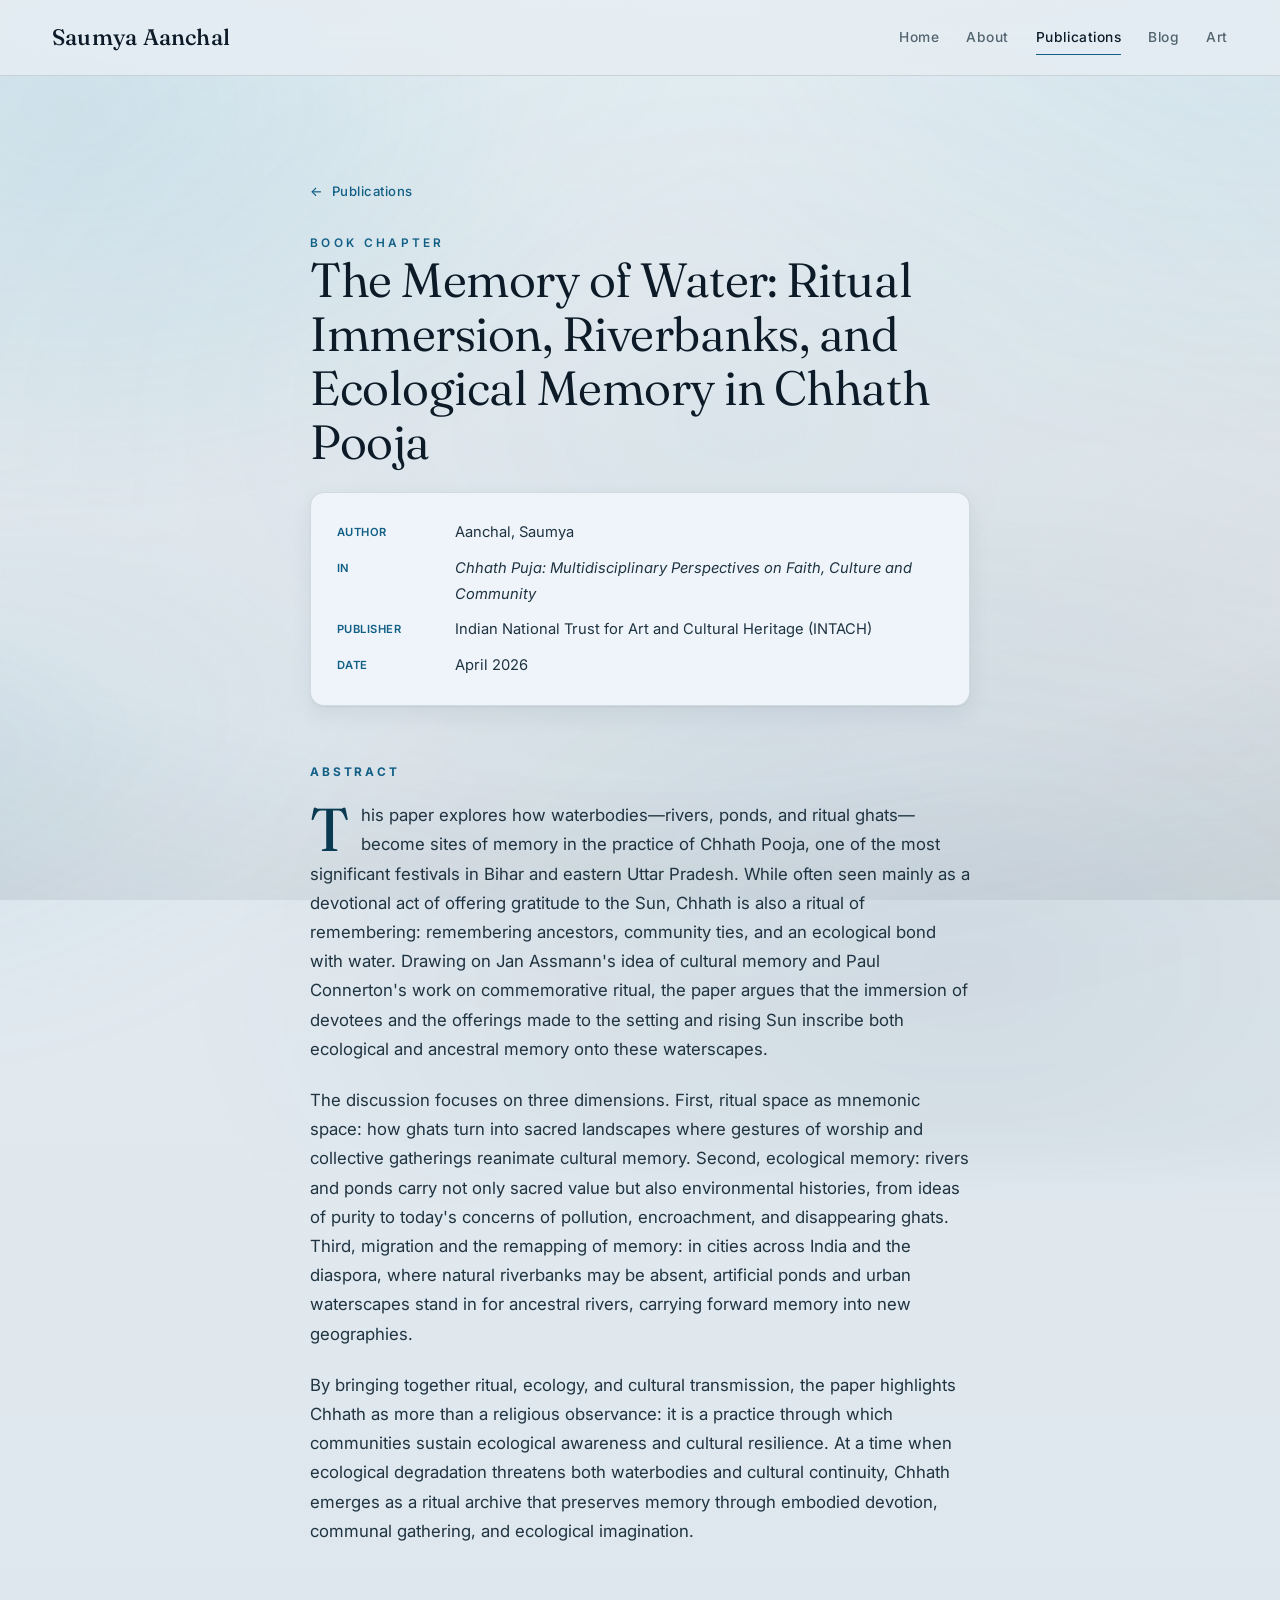
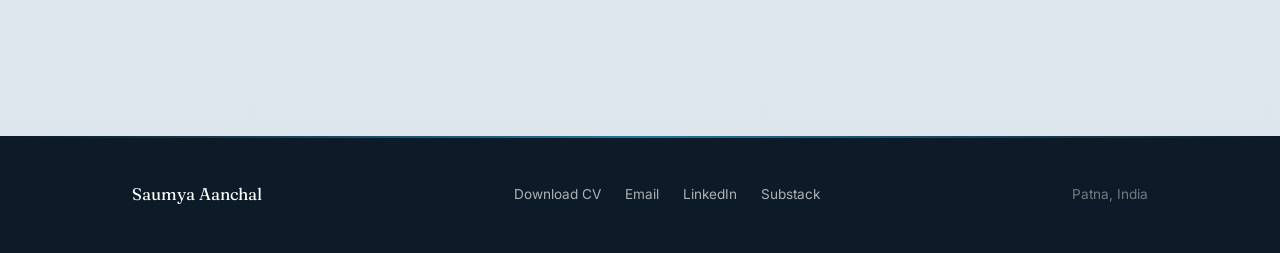
<file: the-memory-of-water.html>
<!DOCTYPE html>
<html lang="en">
<head>
<meta charset="UTF-8">
<meta name="viewport" content="width=device-width, initial-scale=1.0">
<title>The Memory of Water — Saumya Aanchal</title>
<link rel="preconnect" href="https://fonts.googleapis.com">
<link rel="preconnect" href="https://fonts.gstatic.com" crossorigin>
<link href="https://fonts.googleapis.com/css2?family=Fraunces:ital,opsz,wght@0,9..144,300..600;1,9..144,300..500&family=Inter:wght@300;400;500;600&display=swap" rel="stylesheet">
<script>document.documentElement.classList.add("js");addEventListener("load",function(){setTimeout(function(){if(!window.__rev){document.querySelectorAll(".reveal").forEach(function(e){e.classList.add("in");});}},1600);});</script>
<link rel="stylesheet" href="styles.css">
</head>
<body>
<div class="tide" aria-hidden="true"></div>
<div class="grain" aria-hidden="true"></div>

<header class="nav">
    <a class="brand" href="index.html">Saumya Aanchal</a>
    <button class="nav-toggle" aria-label="Menu" aria-expanded="false"><span></span><span></span><span></span></button>
    <nav class="nav-links">
        <a href="index.html">Home</a>
        <a href="about.html">About</a>
        <a href="publications.html" class="active">Publications</a>
        <a href="blog.html">Blog</a>
        <a href="art.html">Art</a>
        
    </nav>
</header>

<main class="page">
    <article class="paper reveal">
        <a class="back" href="publications.html"><span>&larr;</span> Publications</a>
        <p class="eyebrow">Book Chapter</p>
        <h1>The Memory of Water: Ritual Immersion, Riverbanks, and Ecological Memory in Chhath Pooja</h1>

        <div class="citation">
            <div class="row"><span class="k">Author</span><span class="v">Aanchal, Saumya</span></div>
            <div class="row"><span class="k">In</span><span class="v"><em>Chhath Puja: Multidisciplinary Perspectives on Faith, Culture and Community</em></span></div>
            <div class="row"><span class="k">Publisher</span><span class="v">Indian National Trust for Art and Cultural Heritage (INTACH)</span></div>
            <div class="row"><span class="k">Date</span><span class="v">April 2026</span></div>
        </div>

        <div class="abstract">
            <h2>Abstract</h2>
            <p>This paper explores how waterbodies&mdash;rivers, ponds, and ritual ghats&mdash;become sites of memory in the practice of Chhath Pooja, one of the most significant festivals in Bihar and eastern Uttar Pradesh. While often seen mainly as a devotional act of offering gratitude to the Sun, Chhath is also a ritual of remembering: remembering ancestors, community ties, and an ecological bond with water. Drawing on Jan Assmann's idea of cultural memory and Paul Connerton's work on commemorative ritual, the paper argues that the immersion of devotees and the offerings made to the setting and rising Sun inscribe both ecological and ancestral memory onto these waterscapes.</p>
            <p>The discussion focuses on three dimensions. First, ritual space as mnemonic space: how ghats turn into sacred landscapes where gestures of worship and collective gatherings reanimate cultural memory. Second, ecological memory: rivers and ponds carry not only sacred value but also environmental histories, from ideas of purity to today's concerns of pollution, encroachment, and disappearing ghats. Third, migration and the remapping of memory: in cities across India and the diaspora, where natural riverbanks may be absent, artificial ponds and urban waterscapes stand in for ancestral rivers, carrying forward memory into new geographies.</p>
            <p>By bringing together ritual, ecology, and cultural transmission, the paper highlights Chhath as more than a religious observance: it is a practice through which communities sustain ecological awareness and cultural resilience. At a time when ecological degradation threatens both waterbodies and cultural continuity, Chhath emerges as a ritual archive that preserves memory through embodied devotion, communal gathering, and ecological imagination.</p>
        </div>
    </article>
</main>

<footer class="foot">
    <div class="foot-in">
        <span class="display-name">Saumya Aanchal</span>
        <span class="foot-links">
            <a href="Saumya-Aanchal-CV.pdf" download>Download CV</a>
            <a href="mailto:saumyaaanchal7@gmail.com">Email</a>
            <a href="https://www.linkedin.com/in/saumya-aanchal-7b79551a4/" target="_blank" rel="noopener">LinkedIn</a>
            <a href="https://saumyaaanchal.substack.com" target="_blank" rel="noopener">Substack</a>
        </span>
        <span class="foot-note">Patna, India</span>
    </div>
</footer>

<script src="main.js" defer></script>
</body>
</html>
</file>
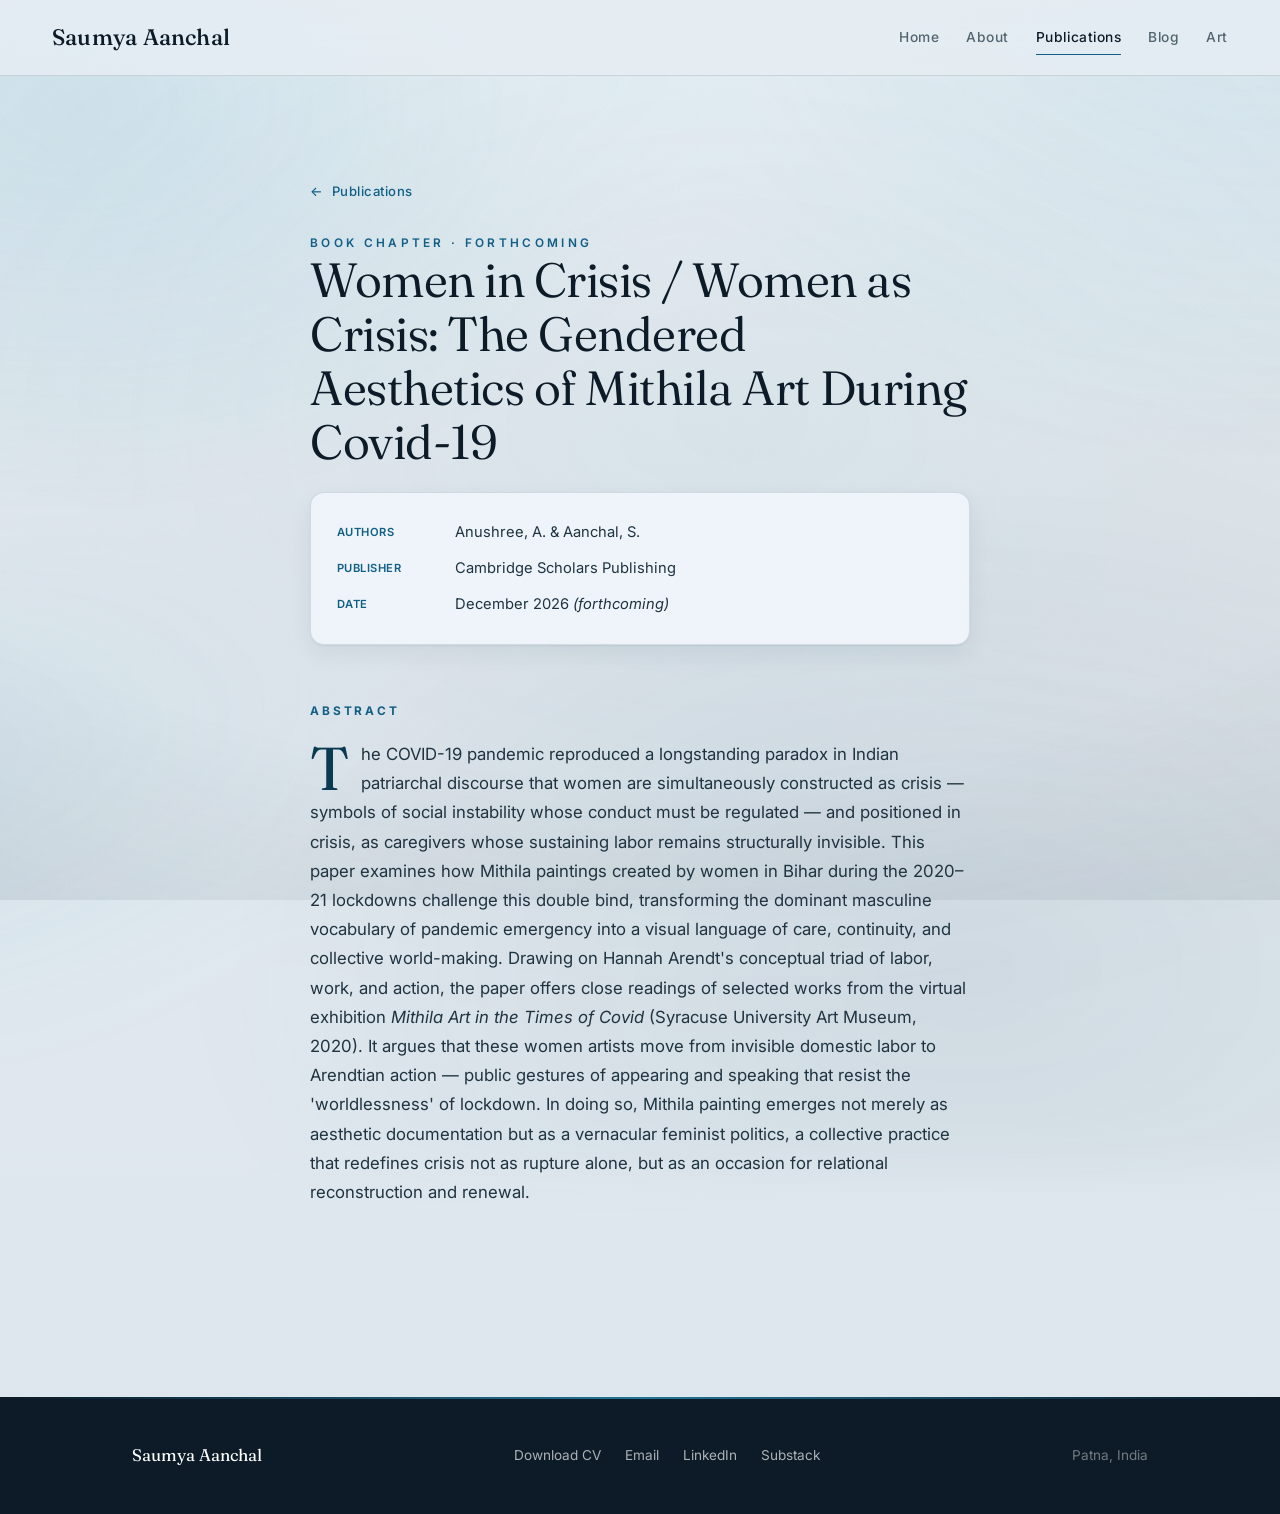
<file: women-in-crisis.html>
<!DOCTYPE html>
<html lang="en">
<head>
<meta charset="UTF-8">
<meta name="viewport" content="width=device-width, initial-scale=1.0">
<title>Women in Crisis / Women as Crisis — Saumya Aanchal</title>
<link rel="preconnect" href="https://fonts.googleapis.com">
<link rel="preconnect" href="https://fonts.gstatic.com" crossorigin>
<link href="https://fonts.googleapis.com/css2?family=Fraunces:ital,opsz,wght@0,9..144,300..600;1,9..144,300..500&family=Inter:wght@300;400;500;600&display=swap" rel="stylesheet">
<script>document.documentElement.classList.add("js");addEventListener("load",function(){setTimeout(function(){if(!window.__rev){document.querySelectorAll(".reveal").forEach(function(e){e.classList.add("in");});}},1600);});</script>
<link rel="stylesheet" href="styles.css">
</head>
<body>
<div class="tide" aria-hidden="true"></div>
<div class="grain" aria-hidden="true"></div>

<header class="nav">
    <a class="brand" href="index.html">Saumya Aanchal</a>
    <button class="nav-toggle" aria-label="Menu" aria-expanded="false"><span></span><span></span><span></span></button>
    <nav class="nav-links">
        <a href="index.html">Home</a>
        <a href="about.html">About</a>
        <a href="publications.html" class="active">Publications</a>
        <a href="blog.html">Blog</a>
        <a href="art.html">Art</a>
        
    </nav>
</header>

<main class="page">
    <article class="paper reveal">
        <a class="back" href="publications.html"><span>&larr;</span> Publications</a>
        <p class="eyebrow">Book Chapter &middot; Forthcoming</p>
        <h1>Women in Crisis / Women as Crisis: The Gendered Aesthetics of Mithila Art During Covid-19</h1>

        <div class="citation">
            <div class="row"><span class="k">Authors</span><span class="v">Anushree, A. &amp; Aanchal, S.</span></div>
            <div class="row"><span class="k">Publisher</span><span class="v">Cambridge Scholars Publishing</span></div>
            <div class="row"><span class="k">Date</span><span class="v">December 2026 <em>(forthcoming)</em></span></div>
        </div>

        <div class="abstract">
            <h2>Abstract</h2>
            <p>The COVID-19 pandemic reproduced a longstanding paradox in Indian patriarchal discourse that women are simultaneously constructed as crisis &mdash; symbols of social instability whose conduct must be regulated &mdash; and positioned in crisis, as caregivers whose sustaining labor remains structurally invisible. This paper examines how Mithila paintings created by women in Bihar during the 2020&ndash;21 lockdowns challenge this double bind, transforming the dominant masculine vocabulary of pandemic emergency into a visual language of care, continuity, and collective world-making. Drawing on Hannah Arendt's conceptual triad of labor, work, and action, the paper offers close readings of selected works from the virtual exhibition <em>Mithila Art in the Times of Covid</em> (Syracuse University Art Museum, 2020). It argues that these women artists move from invisible domestic labor to Arendtian action &mdash; public gestures of appearing and speaking that resist the 'worldlessness' of lockdown. In doing so, Mithila painting emerges not merely as aesthetic documentation but as a vernacular feminist politics, a collective practice that redefines crisis not as rupture alone, but as an occasion for relational reconstruction and renewal.</p>
        </div>
    </article>
</main>

<footer class="foot">
    <div class="foot-in">
        <span class="display-name">Saumya Aanchal</span>
        <span class="foot-links">
            <a href="Saumya-Aanchal-CV.pdf" download>Download CV</a>
            <a href="mailto:saumyaaanchal7@gmail.com">Email</a>
            <a href="https://www.linkedin.com/in/saumya-aanchal-7b79551a4/" target="_blank" rel="noopener">LinkedIn</a>
            <a href="https://saumyaaanchal.substack.com" target="_blank" rel="noopener">Substack</a>
        </span>
        <span class="foot-note">Patna, India</span>
    </div>
</footer>

<script src="main.js" defer></script>
</body>
</html>
</file>
<file: styles.css>
/* =========================================================
   Saumya Aanchal — design system
   Premium blue · editorial · researcher / journal / gallery
   ========================================================= */

:root{
    --bg:#e7edf2;
    --bg-2:#dde6ed;
    --surface:#ffffff;
    --surface-blue:#eef4fa;

    --ink:#0c1b27;
    --ink-soft:#1f3340;
    --muted:#52646f;
    --faint:#8294a0;

    --line:rgba(12,38,55,.13);
    --line-strong:rgba(12,38,55,.22);

    --sea:#125f86;
    --sea-deep:#093a52;
    --sea-bright:#2f9bc4;
    --sea-wash:rgba(38,148,184,.12);
    --gold:#b98a44;

    --shadow-sm:0 1px 2px rgba(9,38,55,.06), 0 8px 22px rgba(9,38,55,.07);
    --shadow:0 2px 10px rgba(9,38,55,.08), 0 26px 60px rgba(9,38,55,.13);
    --shadow-lg:0 6px 16px rgba(9,38,55,.10), 0 40px 90px rgba(9,38,55,.20);

    --ease:cubic-bezier(.22,.8,.18,1);
    --maxw:1120px;
    --read:660px;
    --nav-h:76px;
}

*{ margin:0; padding:0; box-sizing:border-box; }
html{ -webkit-text-size-adjust:100%; scroll-behavior:smooth; }

body{
    min-height:100svh;
    background:
        radial-gradient(130% 90% at 50% -12%, #f6fafc, transparent 58%),
        linear-gradient(180deg, var(--bg) 0%, var(--bg-2) 100%);
    color:var(--ink-soft);
    font-family:"Inter", system-ui, sans-serif;
    font-size:17px; line-height:1.74;
    -webkit-font-smoothing:antialiased; text-rendering:optimizeLegibility;
    overflow-x:hidden;
}
/* depth: soft edge vignette */
body::after{
    content:""; position:fixed; inset:0; z-index:-1; pointer-events:none;
    background:radial-gradient(125% 100% at 50% 28%, transparent 58%, rgba(9,30,46,.12) 100%);
}
img{ display:block; max-width:100%; }

/* =========================================================
   AMBIENT BACKGROUND — water light
   Three independent layers drift at different speeds/angles
   for a living, breathing feel without any jank
   ========================================================= */
.tide{
    position:fixed; inset:-30%; z-index:-2; pointer-events:none;
    will-change:transform;
    /* pointer-move offset applied by JS */
    transform:translate3d(var(--px,0px), var(--py,0px), 0);
}

/* Layer 1 — primary cool bloom, slow breathing */
.tide::before{
    content:"";
    position:absolute; inset:0; pointer-events:none;
    background:
        radial-gradient(45% 40% at 22% 26%, rgba(38,148,184,.14), transparent 72%),
        radial-gradient(50% 46% at 80% 18%, rgba(47,155,196,.10), transparent 74%),
        radial-gradient(52% 48% at 66% 86%, rgba(9,58,82,.08), transparent 74%);
    filter:blur(28px);
    animation:tideBreath 28s ease-in-out infinite alternate;
}

/* Layer 2 — secondary deep pool, slower, wider drift */
.tide::after{
    content:"";
    position:absolute; inset:0; pointer-events:none;
    background:
        radial-gradient(60% 55% at 55% 48%, rgba(18,95,134,.07), transparent 78%),
        radial-gradient(36% 30% at 12% 72%, rgba(47,155,196,.09), transparent 68%),
        radial-gradient(40% 36% at 88% 60%, rgba(185,138,68,.04), transparent 65%);
    filter:blur(36px);
    animation:tidePool 44s ease-in-out infinite alternate;
}

@keyframes tideBreath{
    0%  { transform:translate(-2%, -1.5%) scale(1);    opacity:.85; }
    33% { transform:translate( 1%,  2%)   scale(1.06); opacity:1;   }
    66% { transform:translate( 2.5%,-0.5%) scale(1.04); opacity:.90; }
    100%{ transform:translate(-1%,  1.5%) scale(1.08); opacity:.95; }
}
@keyframes tidePool{
    0%  { transform:translate( 3%,  2%)  scale(1);    opacity:.7; }
    40% { transform:translate(-2%, -1%)  scale(1.05); opacity:.9; }
    70% { transform:translate( 1%,  3%)  scale(1.02); opacity:.75; }
    100%{ transform:translate(-3%,  0%)  scale(1.07); opacity:.85; }
}

/* Grain — subtle texture, slight animation so it feels organic */
.grain{
    position:fixed; inset:0; z-index:-1; pointer-events:none; opacity:.055;
    background-image:url("data:image/svg+xml,%3Csvg xmlns='http://www.w3.org/2000/svg' width='200' height='200'%3E%3Cfilter id='n'%3E%3CfeTurbulence type='fractalNoise' baseFrequency='0.85' numOctaves='3' stitchTiles='stitch'/%3E%3C/filter%3E%3Crect width='100%25' height='100%25' filter='url(%23n)'/%3E%3C/svg%3E");
    animation:grainShift 8s steps(1) infinite;
}
@keyframes grainShift{
    0%  { background-position:  0%   0%; }
    12% { background-position: 40%  20%; }
    25% { background-position: 80%  60%; }
    37% { background-position: 20%  80%; }
    50% { background-position: 60%  40%; }
    62% { background-position:  0%  70%; }
    75% { background-position: 90%  10%; }
    87% { background-position: 30%  90%; }
    100%{ background-position:  0%   0%; }
}

/* helpers */
.eyebrow{ font-size:.74rem; font-weight:600; letter-spacing:.28em; text-transform:uppercase; color:var(--sea); }
.display{ font-family:"Fraunces", Georgia, serif; font-optical-sizing:auto; }
a{ color:var(--sea); text-decoration:none; }

/* river-line signature */
.riverline{ display:block; width:clamp(120px,22vw,220px); height:14px; color:var(--sea-bright); margin-top:22px; opacity:.9; }
.riverline.center{ margin-left:auto; margin-right:auto; }
.riverline path{ stroke-dasharray:420; stroke-dashoffset:420; animation:draw-river 1.8s var(--ease) .3s forwards; }
@keyframes draw-river{ to{ stroke-dashoffset:0; } }

/* =========================================================
   NAV
   ========================================================= */
.nav{
    position:sticky; top:0; z-index:50;
    display:flex; align-items:center; justify-content:space-between;
    height:var(--nav-h); padding:0 clamp(20px,5vw,52px);
    background:rgba(231,237,242,.82);
    backdrop-filter:saturate(160%) blur(18px); -webkit-backdrop-filter:saturate(160%) blur(18px);
    border-bottom:1px solid var(--line);
}
.brand{ font-family:"Fraunces",serif; font-optical-sizing:auto; font-size:1.4rem; font-weight:500; letter-spacing:.01em; color:var(--ink); transition:color .4s var(--ease); }
.brand:hover{ color:var(--sea); }
.nav-links{ display:flex; align-items:center; gap:clamp(16px,2.1vw,32px); }
.nav-links a{ position:relative; font-size:.86rem; font-weight:500; letter-spacing:.04em; color:var(--muted); padding:6px 0; transition:color .35s var(--ease); }
.nav-links a:not(.nav-cta)::after{ content:""; position:absolute; left:0; bottom:0; height:1.5px; width:100%; background:var(--sea); transform:scaleX(0); transform-origin:left; transition:transform .4s var(--ease); }
.nav-links a:not(.nav-cta):hover{ color:var(--ink); }
.nav-links a:not(.nav-cta):hover::after{ transform:scaleX(1); }
.nav-links a.active{ color:var(--ink); }
.nav-links a.active:not(.nav-cta)::after{ transform:scaleX(1); }
.nav-cta{
    border:1px solid var(--sea); color:var(--sea); padding:9px 18px; border-radius:999px;
    font-size:.78rem; font-weight:600; letter-spacing:.08em; text-transform:uppercase;
    transition:background .4s var(--ease), color .4s var(--ease), box-shadow .4s var(--ease), transform .4s var(--ease);
}
.nav-cta:hover{ background:var(--sea); color:#fff; box-shadow:var(--shadow-sm); transform:translateY(-1px); }
.nav-toggle{ display:none; width:42px; height:42px; border:1px solid var(--line-strong); border-radius:999px; background:transparent; cursor:pointer; flex-direction:column; align-items:center; justify-content:center; gap:5px; }
.nav-toggle span{ width:16px; height:1.5px; background:var(--ink); transition:.35s var(--ease); }
.nav-toggle[aria-expanded="true"] span:nth-child(1){ transform:translateY(6.5px) rotate(45deg); }
.nav-toggle[aria-expanded="true"] span:nth-child(2){ opacity:0; }
.nav-toggle[aria-expanded="true"] span:nth-child(3){ transform:translateY(-6.5px) rotate(-45deg); }
@media (max-width:820px){
    .nav-toggle{ display:flex; }
    .nav-links{
        position:fixed; inset:var(--nav-h) 0 auto 0; flex-direction:column; align-items:flex-start; gap:0;
        background:rgba(236,241,245,.98); backdrop-filter:blur(16px); -webkit-backdrop-filter:blur(16px);
        border-bottom:1px solid var(--line); padding:8px clamp(20px,5vw,52px) 22px;
        clip-path:inset(0 0 100% 0); opacity:0; pointer-events:none;
        transition:clip-path .5s var(--ease), opacity .4s var(--ease);
    }
    .nav-links.open{ clip-path:inset(0 0 0 0); opacity:1; pointer-events:auto; }
    .nav-links a{ width:100%; padding:14px 0; border-bottom:1px solid var(--line); font-size:1rem; }
    .nav-links a:last-child{ border-bottom:0; }
    .nav-links a:not(.nav-cta)::after{ display:none; }
    .nav-cta{ border:0; padding:14px 0; color:var(--sea); border-radius:0; }
    .nav-cta:hover{ background:none; color:var(--sea-deep); transform:none; box-shadow:none; }
}

/* =========================================================
   LAYOUT + HEADERS
   ========================================================= */
.page{ max-width:var(--maxw); margin:0 auto; padding:clamp(56px,8vw,100px) clamp(20px,5vw,52px) 40px; }
.page-head{ margin-bottom:clamp(42px,6vw,72px); }
.page-head h1{ font-family:"Fraunces",serif; font-optical-sizing:auto; font-weight:330; font-size:clamp(2.6rem,6.5vw,4.4rem); line-height:1.02; letter-spacing:-.015em; color:var(--ink); margin-top:14px; }
.page-head .lead{ max-width:var(--read); margin-top:18px; color:var(--muted); font-size:1.08rem; }
.page-head .lead a{ color:var(--sea); border-bottom:1px solid var(--sea-wash); transition:border-color .35s var(--ease); }
.page-head .lead a:hover{ border-color:var(--sea); }
.page-head.minimal .eyebrow{ font-size:1rem; letter-spacing:.34em; color:var(--ink); }

/* =========================================================
   BUTTONS
   ========================================================= */
.btn, .btn-ghost{
    display:inline-flex; align-items:center; gap:10px; font-family:"Inter",sans-serif;
    font-size:.83rem; font-weight:500; letter-spacing:.06em; text-transform:uppercase;
    padding:14px 26px; border-radius:999px; cursor:pointer;
    transition:transform .4s var(--ease), box-shadow .4s var(--ease), background .4s var(--ease), color .4s var(--ease), border-color .4s var(--ease);
}
.btn{ background:var(--sea); color:#fff; border:1px solid var(--sea); box-shadow:var(--shadow-sm); }
.btn:hover{ background:var(--sea-deep); border-color:var(--sea-deep); transform:translateY(-2px); box-shadow:var(--shadow); }
.btn-ghost{ background:transparent; color:var(--sea); border:1px solid var(--line-strong); }
.btn-ghost:hover{ border-color:var(--sea); color:var(--sea-deep); transform:translateY(-2px); }

/* =========================================================
   HOME / HERO
   ========================================================= */
.hero{ min-height:calc(100svh - var(--nav-h)); display:flex; align-items:center; justify-content:center; padding:clamp(50px,9vh,110px) clamp(20px,5vw,52px); text-align:center; }
.hero-in{ max-width:820px; }
.hero h1{ font-family:"Fraunces",serif; font-optical-sizing:auto; font-weight:360; font-size:clamp(3.4rem,10vw,7.4rem); line-height:.96; letter-spacing:-.02em; color:var(--ink); }
@supports ((-webkit-background-clip:text) or (background-clip:text)){
    .hero h1{ background:linear-gradient(176deg, var(--ink) 0%, var(--sea-deep) 64%, var(--sea) 100%); -webkit-background-clip:text; background-clip:text; color:transparent; -webkit-text-fill-color:transparent; }
}
.hero .roles{ margin-top:26px; font-family:"Fraunces",serif; font-style:italic; font-weight:340; font-size:clamp(1.25rem,3vw,1.85rem); color:var(--sea); letter-spacing:.01em; }
.hero .tagline{ margin:22px auto 0; max-width:36ch; color:var(--muted); font-size:1.06rem; line-height:1.72; }

/* contact component on home */
.contact-home{ margin-top:40px; display:flex; flex-direction:column; align-items:center; gap:18px; }
.contact-home .c-label{ font-size:.72rem; font-weight:600; letter-spacing:.3em; text-transform:uppercase; color:var(--sea); }
.social{ display:flex; gap:14px; }
.social a{
    width:50px; height:50px; border-radius:999px; display:grid; place-items:center;
    color:var(--sea); background:var(--surface); border:1px solid var(--line-strong);
    box-shadow:var(--shadow-sm);
    transition:background .4s var(--ease), color .4s var(--ease), border-color .4s var(--ease), transform .45s var(--ease), box-shadow .45s var(--ease);
}
.social a:hover{ background:var(--sea); color:#fff; border-color:var(--sea); transform:translateY(-3px); box-shadow:var(--shadow); }
.social svg{ width:21px; height:21px; }
.contact-home .riverline{ margin-top:0; }
.cv-download{
    display:inline-flex; align-items:center; gap:9px;
    font-family:"Inter",sans-serif; font-size:.78rem; font-weight:600; letter-spacing:.08em; text-transform:uppercase;
    color:var(--sea); background:var(--surface); border:1px solid var(--line-strong);
    padding:11px 22px; border-radius:999px; box-shadow:var(--shadow-sm);
    transition:background .4s var(--ease), color .4s var(--ease), border-color .4s var(--ease), transform .45s var(--ease), box-shadow .45s var(--ease);
}
.cv-download:hover{ background:var(--sea); color:#fff; border-color:var(--sea); transform:translateY(-2px); box-shadow:var(--shadow); }
.cv-download svg{ width:15px; height:15px; }

/* ---- Home cinematic intro ---- */
html.home-intro .nav{
    opacity:0; transform:translateY(-14px); filter:blur(6px); pointer-events:none;
    transition:opacity 1s var(--ease), transform 1s var(--ease), filter 1s var(--ease);
}
html.home-intro.revealed .nav{ opacity:1; transform:none; filter:none; pointer-events:auto; transition-delay:.08s; }

html.home-intro .contact-home > *{
    opacity:0; transform:translateY(12px); filter:blur(4px);
    transition:opacity .9s var(--ease), transform .9s var(--ease), filter .9s var(--ease);
    pointer-events:none;
}
html.home-intro.revealed .contact-home > *{ opacity:1; transform:none; filter:none; pointer-events:auto; }
html.home-intro.revealed .contact-home > *:nth-child(1){ transition-delay:.30s; }
html.home-intro.revealed .contact-home > *:nth-child(2){ transition-delay:.44s; }
html.home-intro.revealed .contact-home > *:nth-child(3){ transition-delay:.56s; }
html.home-intro.revealed .contact-home > *:nth-child(4){ transition-delay:.68s; }

/* =========================================================
   ABOUT
   ========================================================= */
.about-grid{ display:grid; grid-template-columns:300px 1fr; gap:clamp(34px,5vw,72px); align-items:start; }
.portrait{ position:sticky; top:calc(var(--nav-h) + 32px); }
.portrait-img{ width:100%; height:auto; border-radius:16px; border:1px solid var(--line); box-shadow:var(--shadow-lg); }
.about-body p{ max-width:var(--read); margin-bottom:1.3em; color:var(--ink-soft); font-size:1.05rem; }
.about-body p:last-child{ margin-bottom:0; }
.about-body em{ font-style:italic; }
.about-body > p:first-of-type::first-letter{ float:left; font-family:"Fraunces",serif; font-weight:400; font-size:4.6em; line-height:.72; padding:8px 14px 0 0; color:var(--sea-deep); }
.pull{ margin:36px 0; padding-left:26px; border-left:2px solid var(--sea); font-family:"Fraunces",serif; font-style:italic; font-weight:340; font-size:clamp(1.35rem,2.7vw,1.8rem); line-height:1.4; color:var(--ink); max-width:30ch; }
@media (max-width:760px){ .about-grid{ grid-template-columns:1fr; gap:30px; } .portrait{ position:static; max-width:300px; } }

/* =========================================================
   PUBLICATIONS — tabs + entries
   ========================================================= */
.tabs{ display:flex; flex-wrap:wrap; gap:6px; margin-bottom:clamp(34px,4vw,52px); border-bottom:1px solid var(--line); }
.tab{ position:relative; background:transparent; border:0; cursor:pointer; font-family:"Inter",sans-serif; font-size:.82rem; font-weight:500; letter-spacing:.05em; color:var(--muted); padding:12px 16px 16px; transition:color .35s var(--ease); }
.tab::after{ content:""; position:absolute; left:16px; right:16px; bottom:-1px; height:2px; background:var(--sea); transform:scaleX(0); transform-origin:center; transition:transform .4s var(--ease); }
.tab:hover{ color:var(--ink); }
.tab.active{ color:var(--ink); }
.tab.active::after{ transform:scaleX(1); }
.panel{ display:none; animation:fadeUp .5s var(--ease) both; }
.panel.active{ display:block; }
@keyframes fadeUp{ from{ opacity:0; transform:translateY(10px); } to{ opacity:1; transform:none; } }

.entry{ display:grid; grid-template-columns:auto 1fr; gap:clamp(16px,3vw,32px); padding:28px 0; border-bottom:1px solid var(--line); transition:padding-left .4s var(--ease); }
.entry:last-child{ border-bottom:0; }
.entry:hover{ padding-left:8px; }
.entry .idx{ font-family:"Fraunces",serif; font-style:italic; font-size:1.05rem; color:var(--sea); padding-top:3px; min-width:2.2ch; transition:color .35s var(--ease); }
.entry:hover .idx{ color:var(--sea-bright); }
.entry h3{ font-family:"Fraunces",serif; font-optical-sizing:auto; font-weight:420; font-size:1.36rem; line-height:1.26; color:var(--ink); letter-spacing:-.005em; }
.entry h3 a{ color:inherit; transition:color .35s var(--ease); }
.entry h3 a:hover{ color:var(--sea); }
.entry .meta{ margin-top:9px; color:var(--muted); font-size:.96rem; }
.entry .meta em{ font-style:italic; }
.entry .ext{ display:inline-flex; align-items:center; gap:7px; margin-top:14px; font-size:.86rem; font-weight:500; color:var(--sea); }
.entry .ext:hover{ color:var(--sea-deep); }
.entry .ext span{ transition:transform .35s var(--ease); }
.entry .ext:hover span{ transform:translateX(4px); }

/* ---- BOOKS ---- */
.books{ display:grid; gap:clamp(46px,6vw,84px); }
.book{ display:grid; grid-template-columns:208px 1fr; gap:clamp(30px,5vw,60px); align-items:center; }
.cover-wrap{ position:relative; width:208px; }
.cover-wrap::after{ content:""; position:absolute; left:0; top:0; bottom:0; width:8px; border-radius:5px 0 0 5px; background:linear-gradient(90deg, rgba(0,0,0,.22), rgba(0,0,0,0)); pointer-events:none; }
.book .cover-ph{ width:208px; height:auto; border-radius:5px; box-shadow:0 2px 6px rgba(9,38,55,.14), 0 26px 54px rgba(9,38,55,.24); transition:transform .6s var(--ease), box-shadow .6s var(--ease); }
.book:hover .cover-ph{ transform:translateY(-6px); box-shadow:0 8px 14px rgba(9,38,55,.16), 0 40px 80px rgba(9,38,55,.28); }
.book .kick{ display:flex; align-items:center; gap:13px; margin-bottom:14px; }
.book .kick::before{ content:""; width:32px; height:1px; background:var(--sea); }
.book .kick span{ font-size:.68rem; letter-spacing:.2em; text-transform:uppercase; color:var(--sea); font-weight:600; }
.book h3{ font-family:"Fraunces",serif; font-optical-sizing:auto; font-weight:380; font-size:clamp(1.5rem,2.6vw,2rem); line-height:1.16; color:var(--ink); letter-spacing:-.01em; }
.book .meta{ margin-top:12px; color:var(--muted); font-size:.94rem; }
.book p.desc{ margin-top:16px; color:var(--ink-soft); font-size:1.04rem; line-height:1.75; max-width:56ch; }
@media (max-width:640px){
    .book{ grid-template-columns:1fr; gap:22px; justify-items:start; }
    .cover-wrap, .book .cover-ph{ width:168px; }
}

/* =========================================================
   PAPER DETAIL PAGE
   ========================================================= */
.paper{ max-width:var(--read); margin:0 auto; }
.back{ display:inline-flex; align-items:center; gap:8px; font-size:.82rem; font-weight:500; letter-spacing:.04em; color:var(--sea); margin-bottom:30px; }
.back span{ transition:transform .35s var(--ease); display:inline-block; }
.back:hover span{ transform:translateX(-4px); }
.paper h1{ font-family:"Fraunces",serif; font-optical-sizing:auto; font-weight:360; font-size:clamp(2rem,4.6vw,3rem); line-height:1.12; letter-spacing:-.01em; color:var(--ink); }
.citation{ margin-top:24px; padding:22px 26px; background:var(--surface-blue); border:1px solid var(--line); border-radius:14px; box-shadow:var(--shadow-sm); }
.citation .row{ display:flex; gap:14px; padding:5px 0; font-size:.92rem; }
.citation .k{ min-width:104px; color:var(--sea); font-weight:600; letter-spacing:.04em; text-transform:uppercase; font-size:.7rem; padding-top:3px; }
.citation .v{ color:var(--ink-soft); }
.citation .v em{ font-style:italic; }
.abstract{ margin-top:clamp(36px,5vw,56px); }
.abstract h2{ font-size:.74rem; letter-spacing:.24em; text-transform:uppercase; color:var(--sea); margin-bottom:18px; }
.abstract p{ margin-bottom:1.3em; color:var(--ink-soft); font-size:1.05rem; }
.abstract p:first-of-type::first-letter{ float:left; font-family:"Fraunces",serif; font-weight:400; font-size:3.6em; line-height:.76; padding:6px 12px 0 0; color:var(--sea-deep); }

/* =========================================================
   ART — exhibition gallery
   ========================================================= */
.art-grid{ display:grid; grid-template-columns:repeat(auto-fit, minmax(320px,1fr)); gap:clamp(36px,5vw,64px); }
.art-piece{ margin:0; }
.art-frame{
    aspect-ratio:4/5; display:flex; align-items:center; justify-content:center;
    padding:clamp(24px,4vw,46px); background:linear-gradient(180deg,#fff, #f7fafc);
    border:1px solid var(--line); border-radius:10px; box-shadow:var(--shadow);
    transition:transform .6s var(--ease), box-shadow .6s var(--ease);
}
.art-piece:hover .art-frame{ transform:translateY(-4px); box-shadow:var(--shadow-lg); }
.art-ph{ max-width:100%; max-height:100%; width:auto; height:auto; object-fit:contain; box-shadow:0 6px 22px rgba(9,38,55,.20); }
.art-piece figcaption{ margin-top:22px; }
.art-piece h3{ font-family:"Fraunces",serif; font-optical-sizing:auto; font-weight:420; font-size:1.32rem; color:var(--ink); }
.art-piece .spec{ margin-top:9px; font-size:.72rem; letter-spacing:.18em; text-transform:uppercase; color:var(--sea); }
.art-piece .exhib{ margin-top:9px; color:var(--muted); font-size:.93rem; }

/* =========================================================
   BLOG
   ========================================================= */
.blog-list{ display:grid; gap:2px; }
.post{ display:block; padding:28px 0; border-bottom:1px solid var(--line); transition:padding-left .4s var(--ease); }
.post:hover{ padding-left:10px; }
.post .date{ font-size:.76rem; letter-spacing:.14em; text-transform:uppercase; color:var(--sea); }
.post h3{ font-family:"Fraunces",serif; font-optical-sizing:auto; font-weight:420; font-size:1.36rem; color:var(--ink); margin-top:8px; transition:color .35s var(--ease); }
.post:hover h3{ color:var(--sea); }
.post p{ margin-top:8px; color:var(--muted); font-size:.96rem; max-width:64ch; }
.blog-empty{ color:var(--muted); }
.blog-empty a{ color:var(--sea); border-bottom:1px solid var(--sea-wash); }

/* =========================================================
   CV
   ========================================================= */
.cv-card{ background:var(--surface-blue); border:1px solid var(--line); border-radius:16px; padding:clamp(28px,4vw,48px); box-shadow:var(--shadow-sm); margin-bottom:clamp(48px,6vw,72px); }
.cv-card h2{ font-family:"Fraunces",serif; font-optical-sizing:auto; font-weight:380; font-size:clamp(1.6rem,3vw,2.2rem); color:var(--ink); margin-bottom:14px; }
.cv-card p{ color:var(--muted); margin-bottom:22px; }
.cv-summary{ display:grid; grid-template-columns:repeat(auto-fit, minmax(260px,1fr)); gap:clamp(36px,5vw,64px); }
.cv-block h3{ font-family:"Fraunces",serif; font-optical-sizing:auto; font-weight:420; font-size:1.15rem; color:var(--ink); margin-bottom:18px; padding-bottom:12px; border-bottom:1px solid var(--line); }
.cv-item{ display:flex; justify-content:space-between; gap:16px; padding:11px 0; border-bottom:1px solid var(--line); font-size:.94rem; }
.cv-item:last-child{ border-bottom:0; }
.cv-item .what{ color:var(--ink-soft); display:flex; flex-direction:column; }
.cv-item .what span{ display:block; font-size:.84rem; color:var(--muted); margin-top:2px; }
.cv-item .when{ color:var(--sea); font-size:.84rem; white-space:nowrap; }

/* =========================================================
   CONTACT
   ========================================================= */
.contact-list{ display:grid; gap:0; max-width:600px; }
.contact-row{ display:flex; align-items:center; gap:clamp(24px,4vw,48px); padding:22px 0; border-bottom:1px solid var(--line); }
.contact-row:last-child{ border-bottom:0; }
.contact-row .label{ font-size:.74rem; font-weight:600; letter-spacing:.2em; text-transform:uppercase; color:var(--sea); min-width:90px; }
.contact-row a{ color:var(--ink); transition:color .35s var(--ease); font-size:1.04rem; }
.contact-row a:hover{ color:var(--sea); }

/* =========================================================
   FOOTER (dark, grounding)
   ========================================================= */
.foot{ position:relative; margin-top:clamp(72px,10vw,132px); background:var(--ink); color:rgba(255,255,255,.72); }
.foot::before{ content:""; position:absolute; top:0; left:0; right:0; height:2px; background:linear-gradient(90deg, transparent, var(--sea-bright), transparent); opacity:.7; }
.foot-in{ max-width:var(--maxw); margin:0 auto; padding:44px clamp(20px,5vw,52px); display:flex; flex-wrap:wrap; gap:16px 28px; align-items:center; justify-content:space-between; font-size:.85rem; }
.foot-in .display-name{ font-family:"Fraunces",serif; font-size:1.05rem; color:#fff; }
.foot-links{ display:flex; gap:24px; }
.foot-links a{ color:rgba(255,255,255,.66); transition:color .35s var(--ease); }
.foot-links a:hover{ color:var(--sea-bright); }
.foot-note{ color:rgba(255,255,255,.42); }

/* =========================================================
   REVEAL + MOTION
   ========================================================= */
.reveal{ opacity:1; transform:none; }
.js .reveal{ opacity:0; transform:translateY(22px); transition:opacity 1s var(--ease), transform 1s var(--ease); }
.reveal.in{ opacity:1; transform:none; }
.reveal.d1{ transition-delay:.08s; }
.reveal.d2{ transition-delay:.16s; }
.reveal.d3{ transition-delay:.24s; }

@media (prefers-reduced-motion: reduce){
    html, *{ scroll-behavior:auto !important; }
    .tide::before, .tide::after{ animation:none !important; transform:none !important; }
    .grain{ animation:none !important; }
    .riverline path{ animation:none !important; stroke-dashoffset:0 !important; }
    .reveal{ opacity:1 !important; transform:none !important; transition:none !important; }
    .panel{ animation:none !important; }
}
</file>
